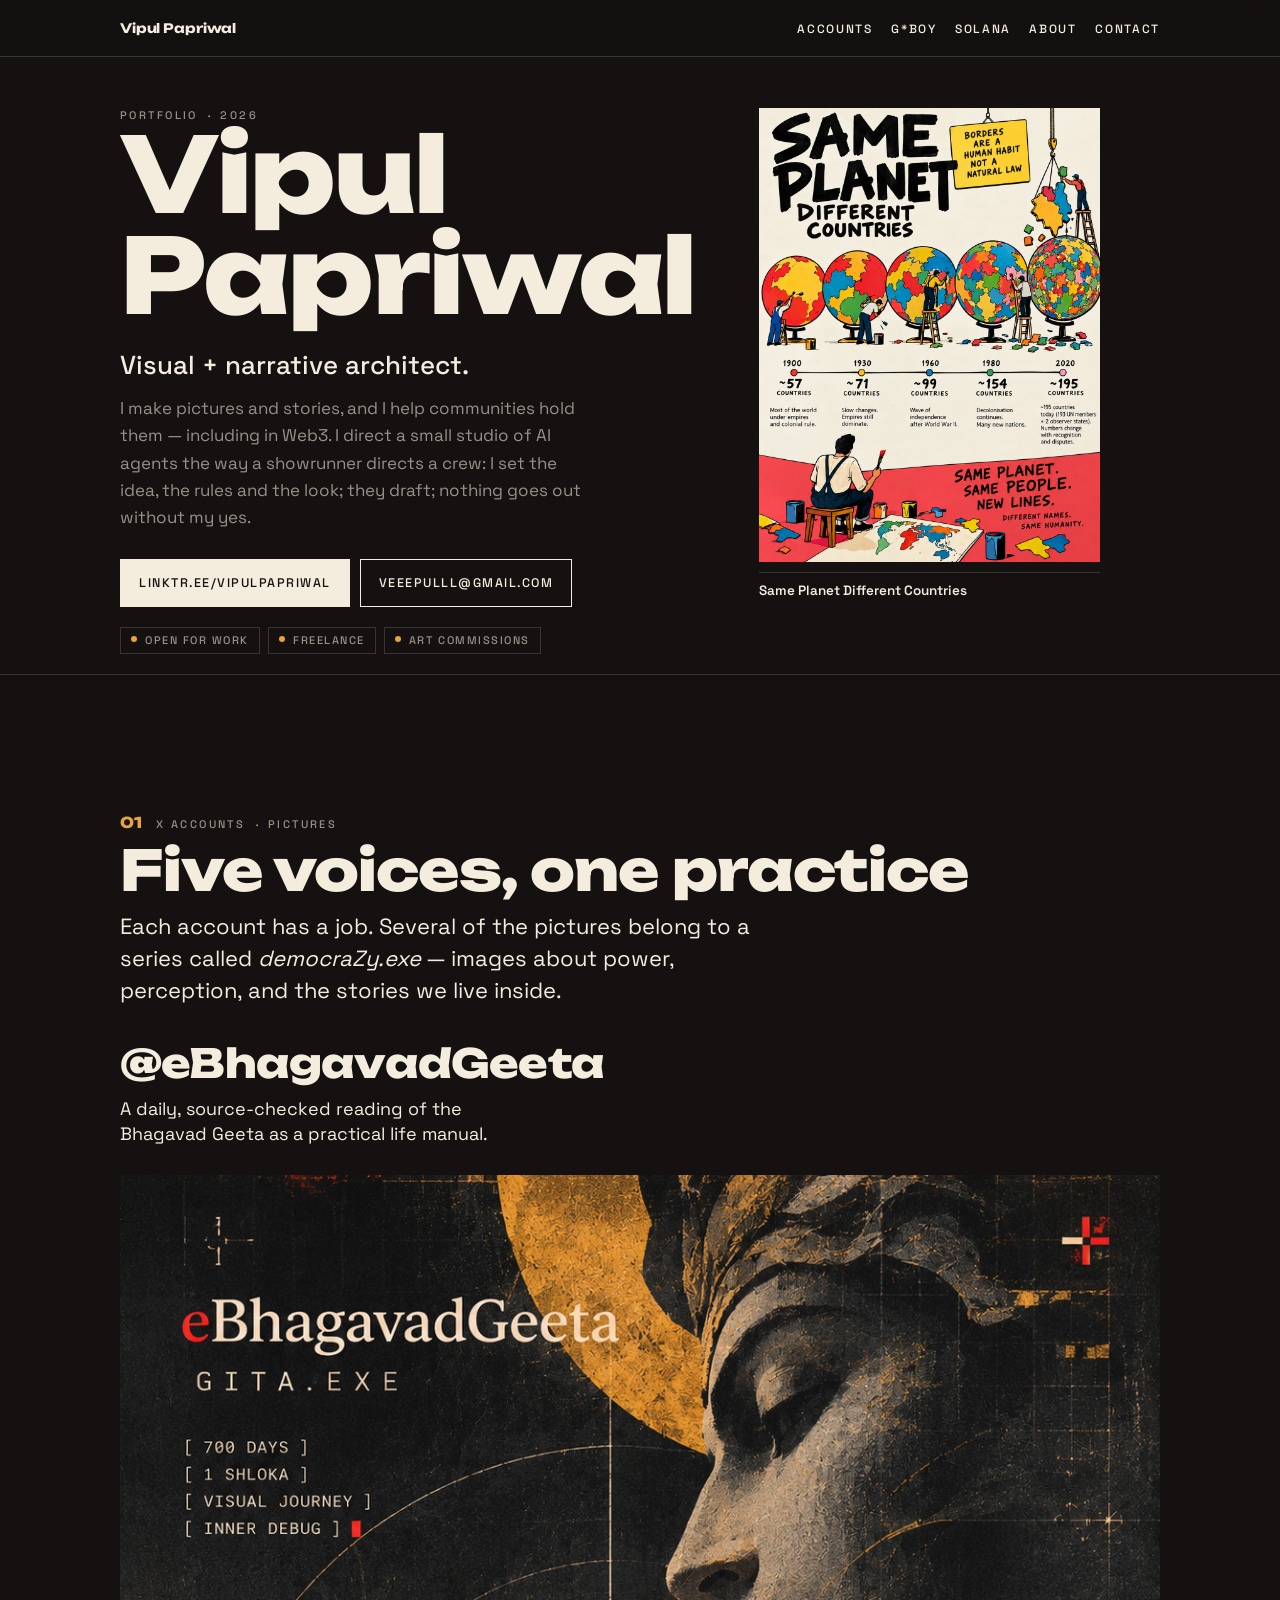
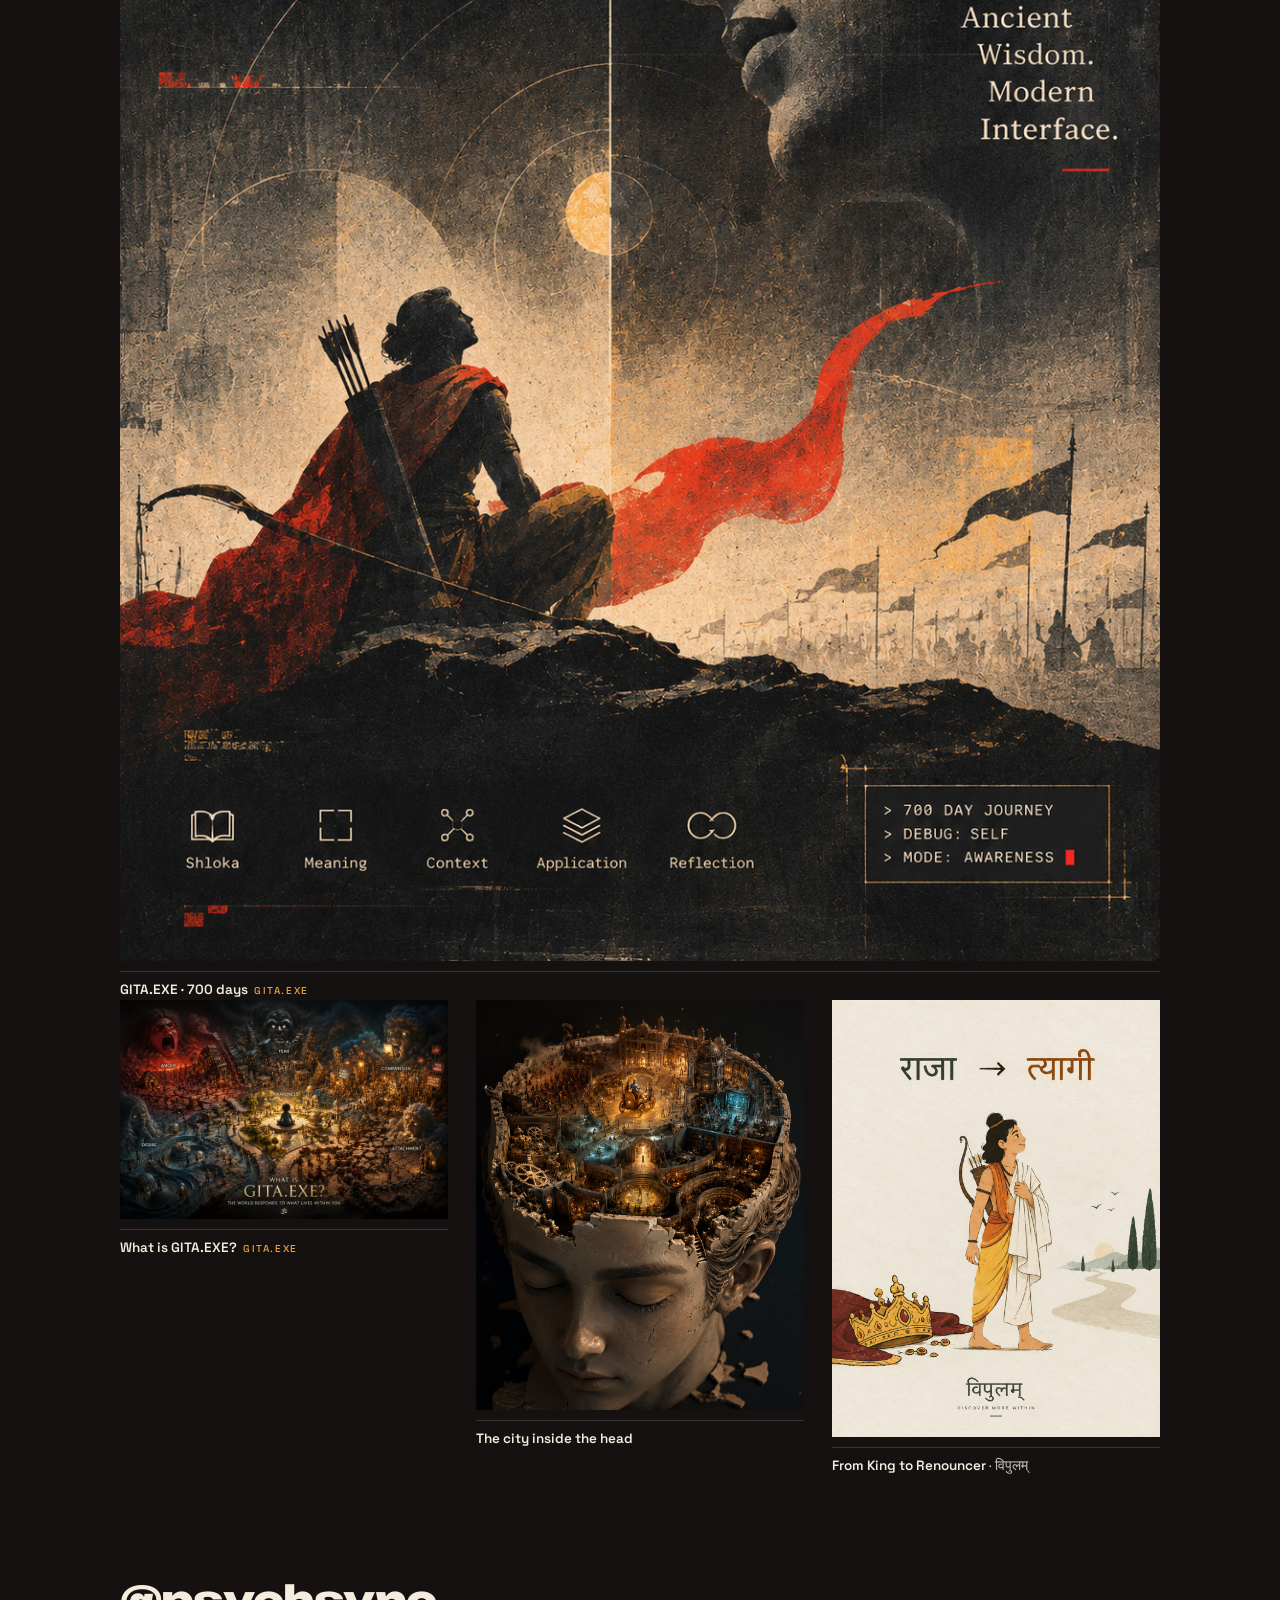
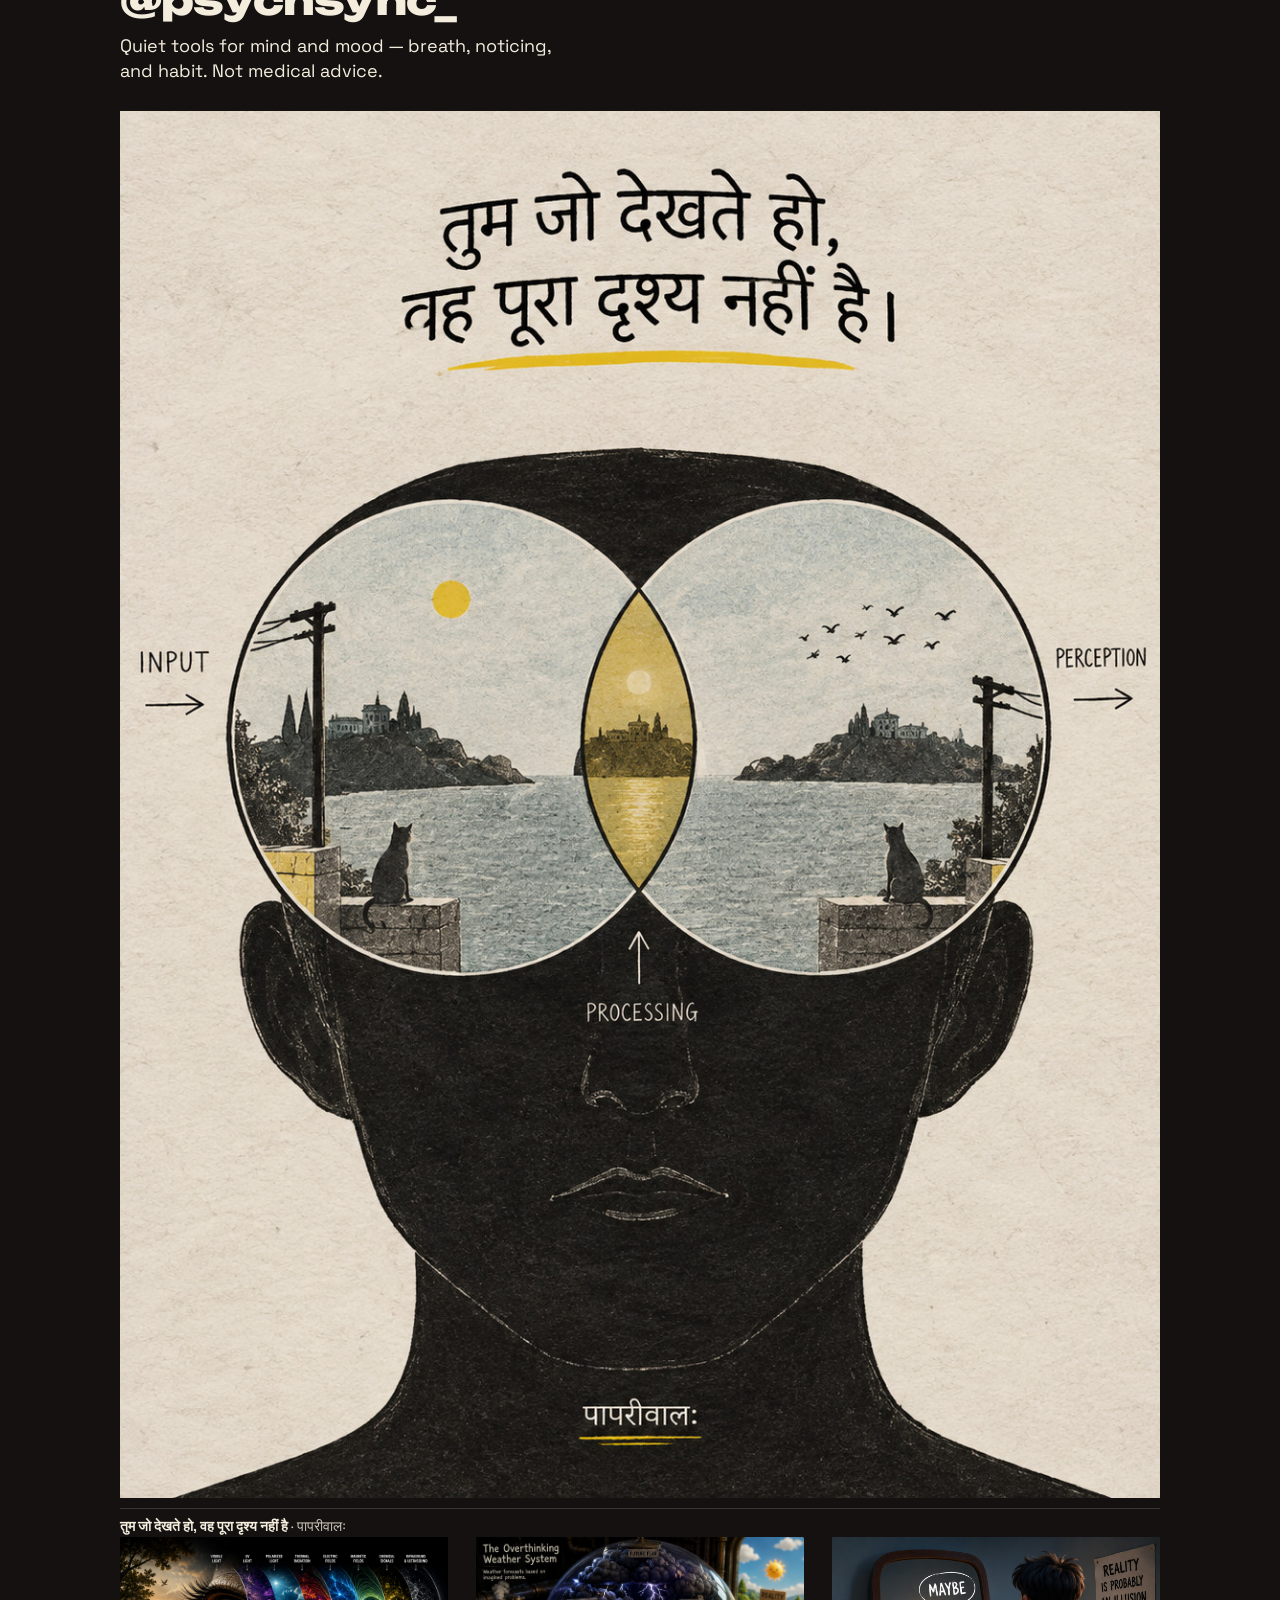
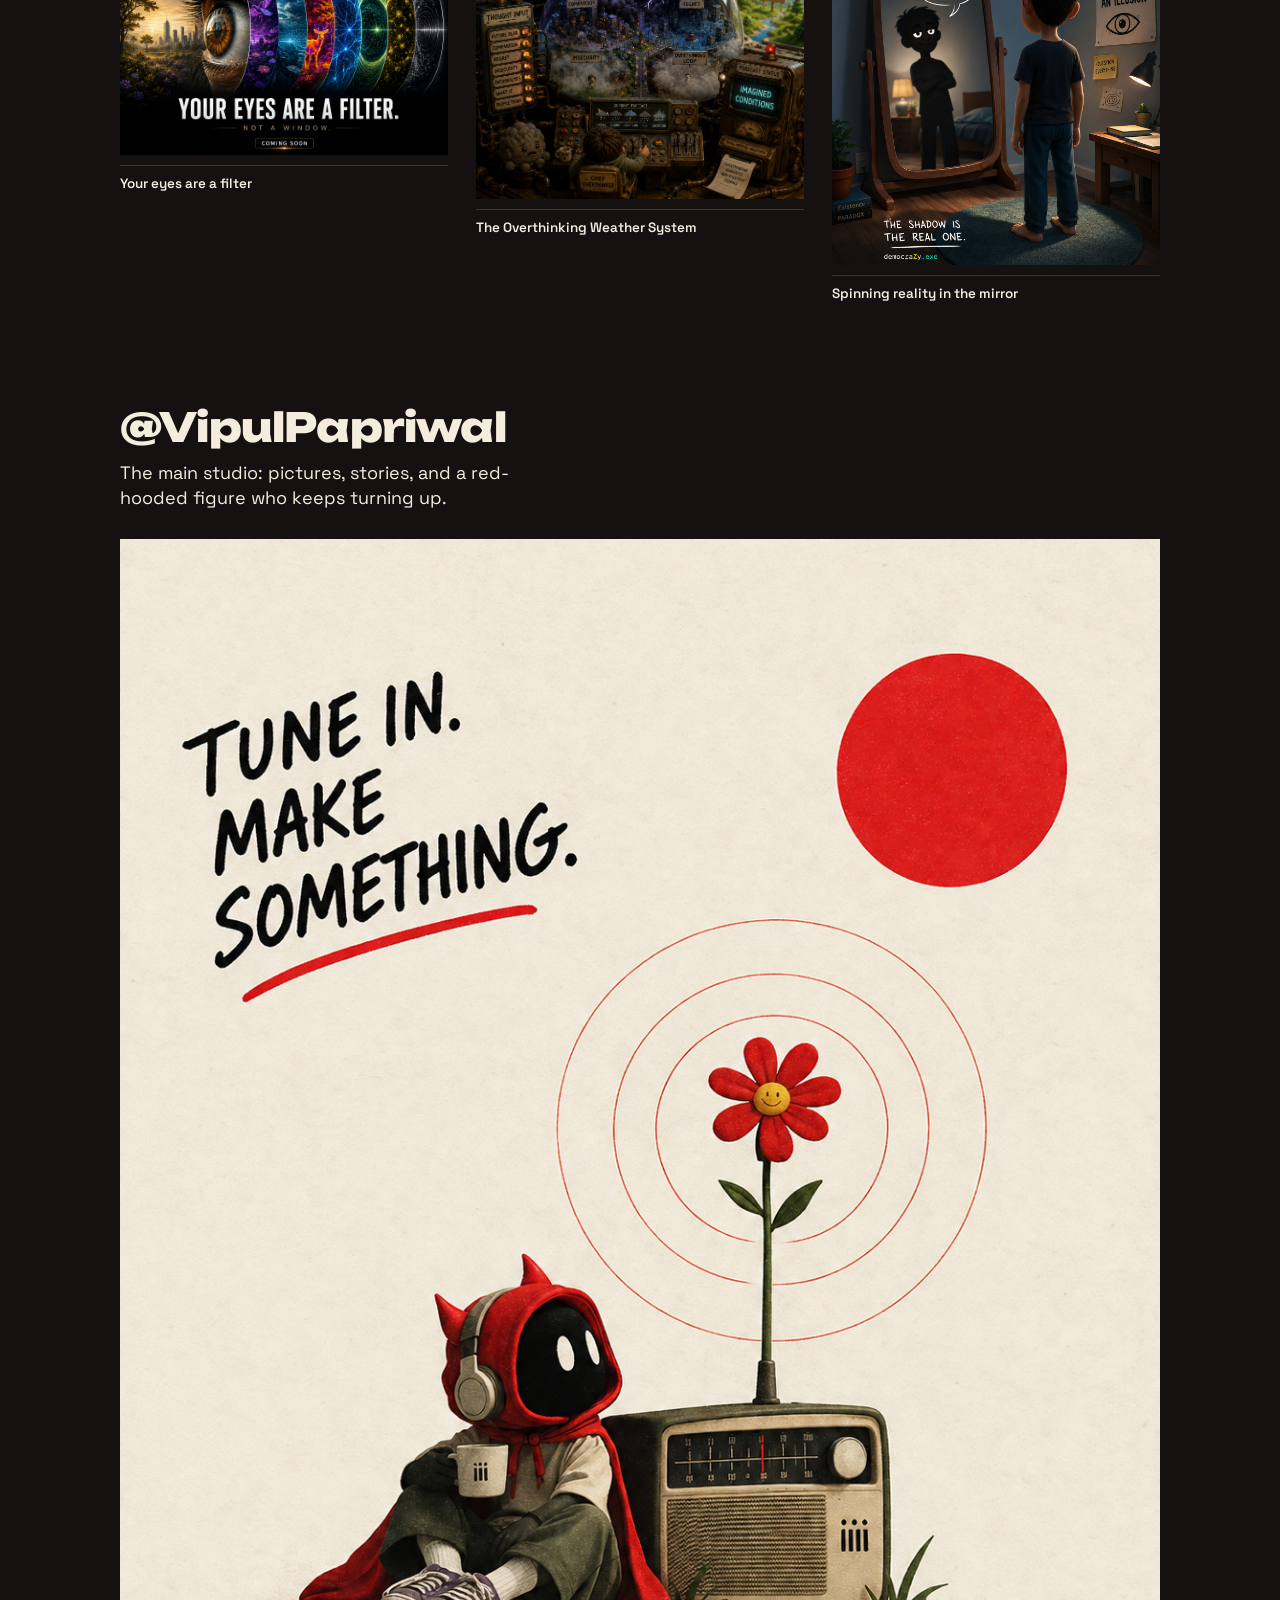
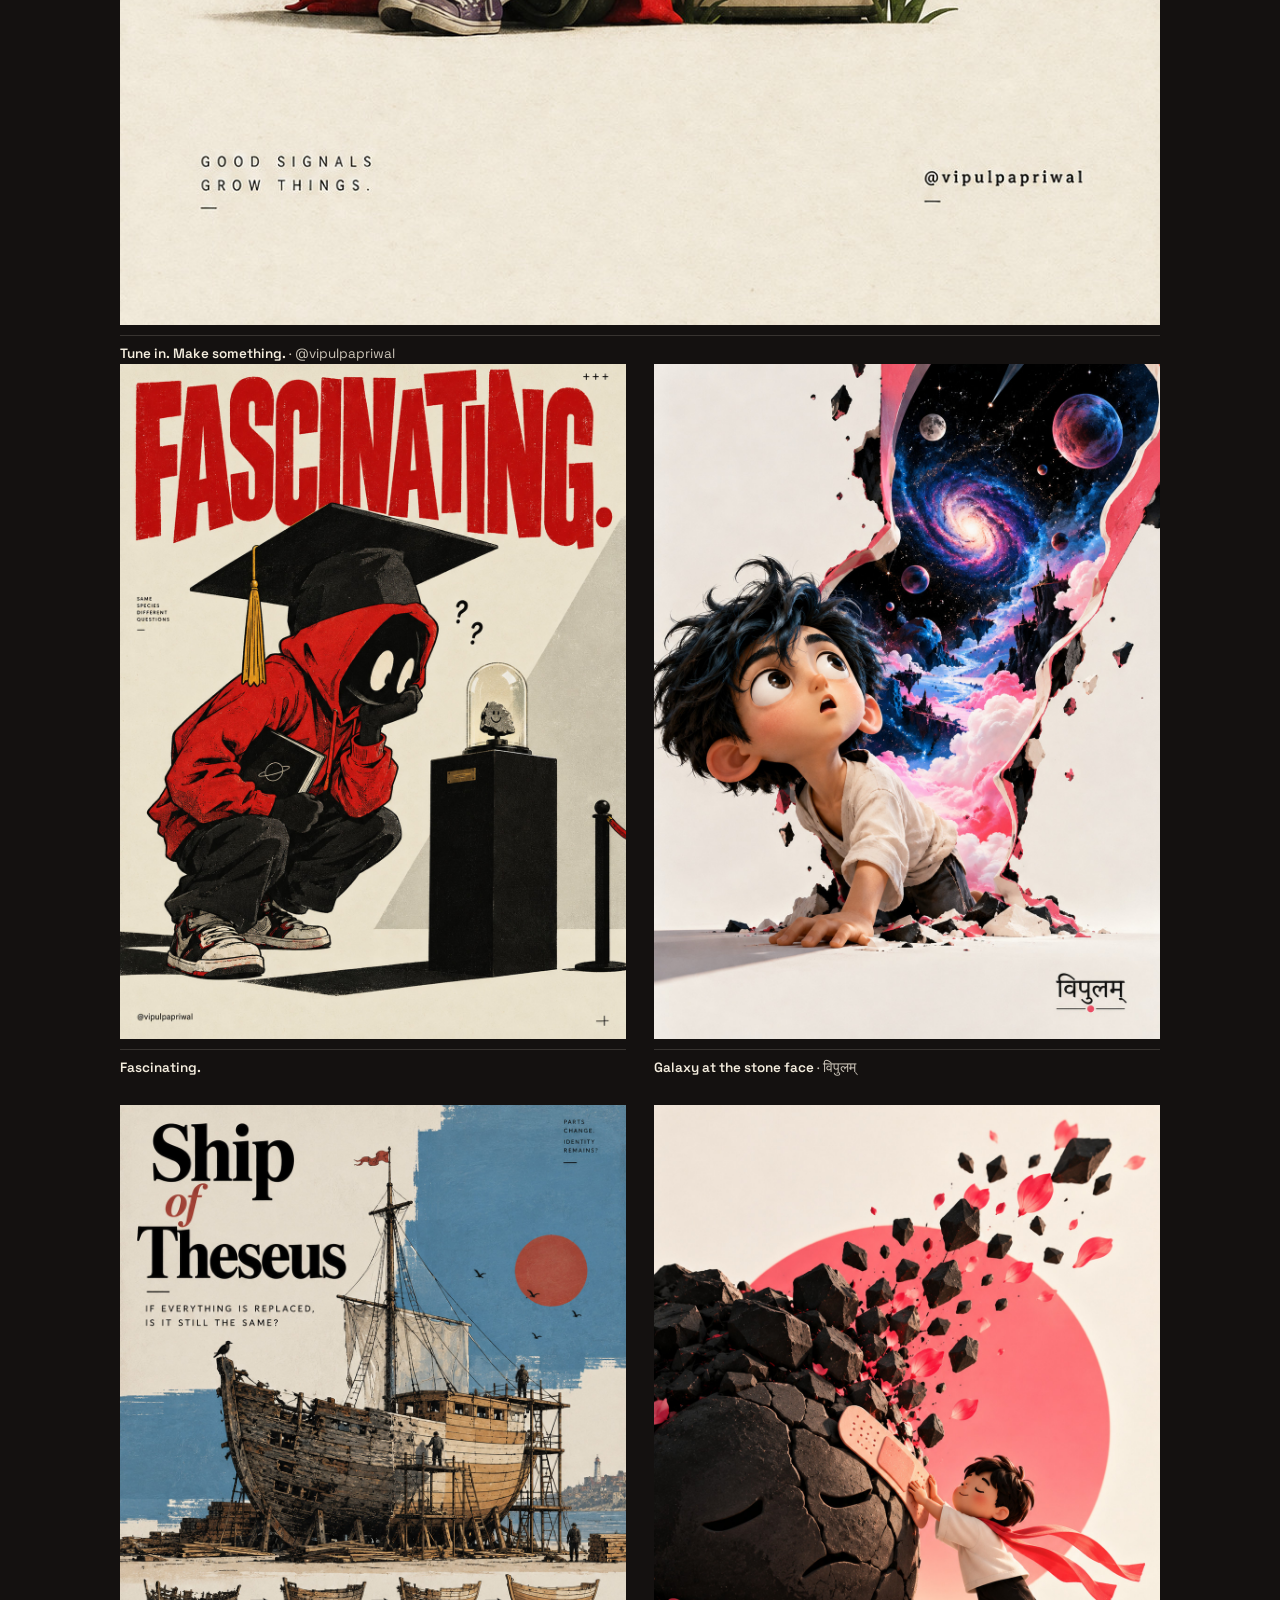
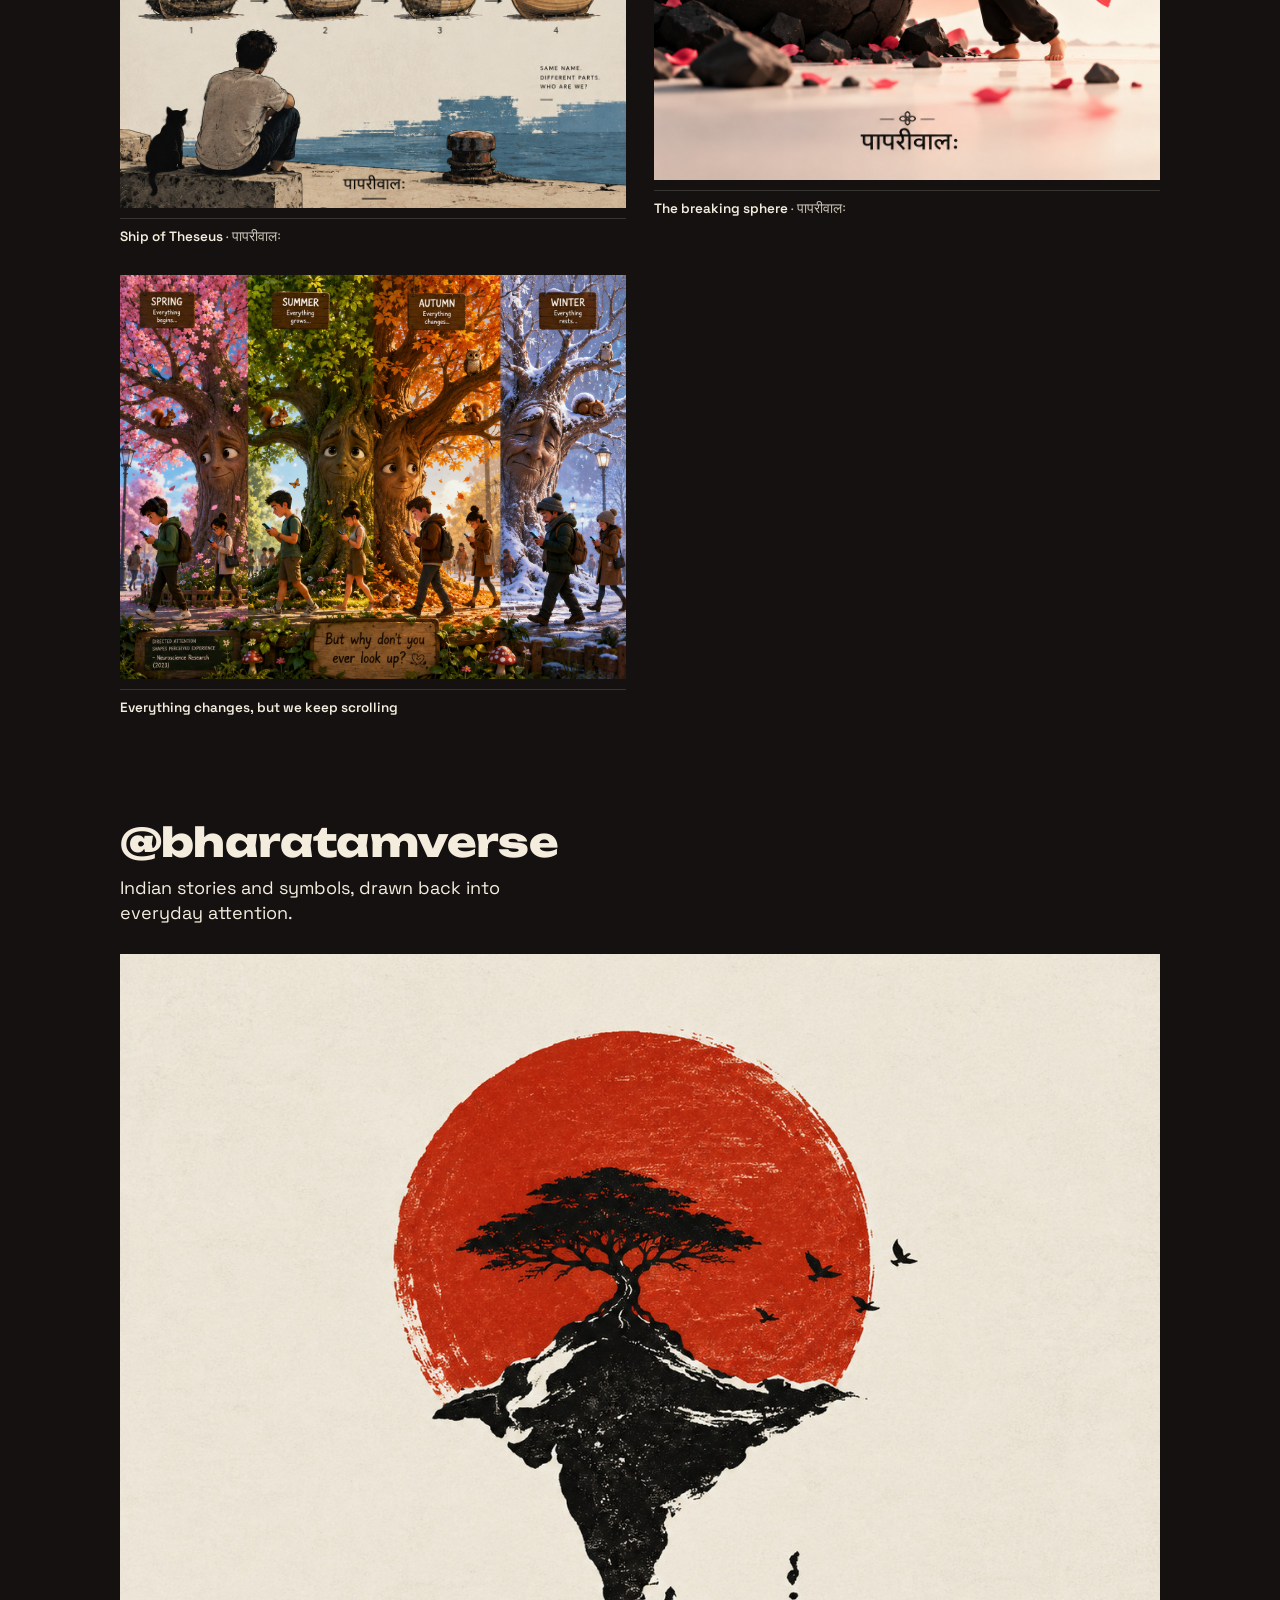
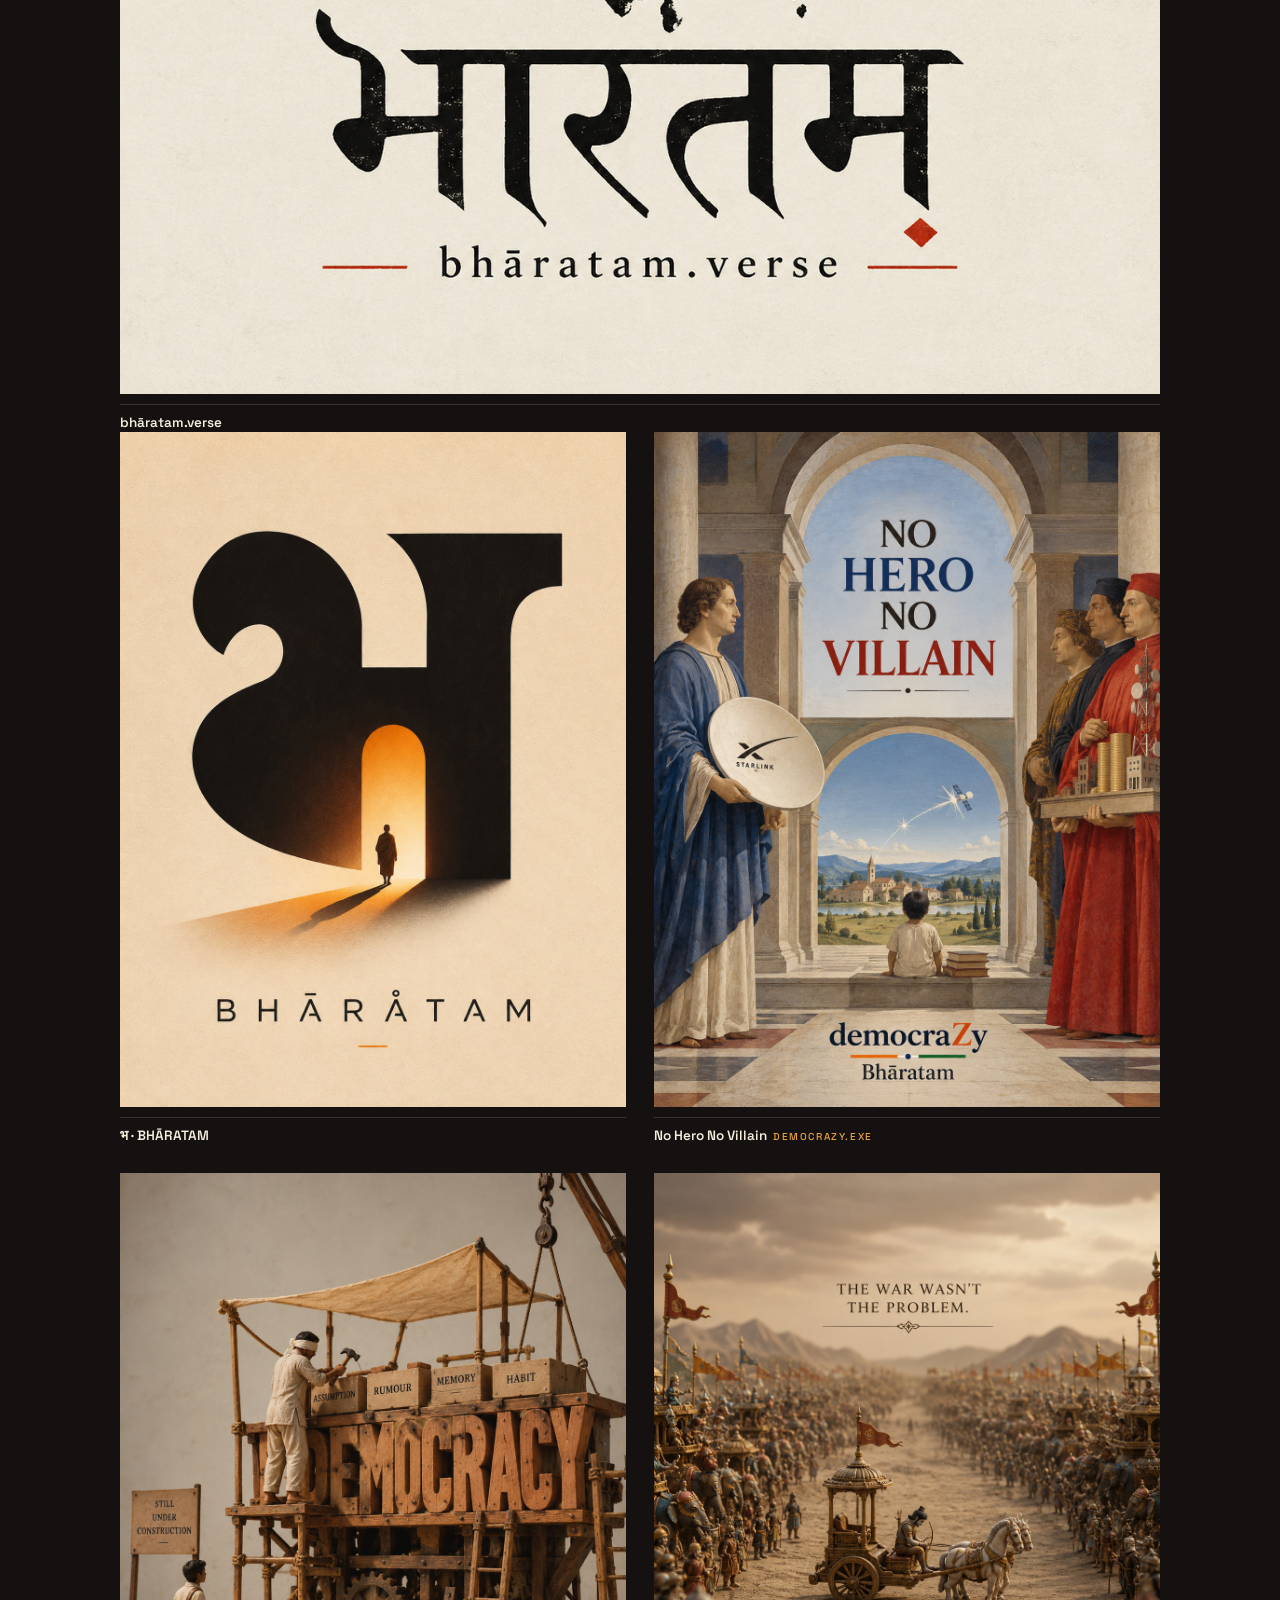
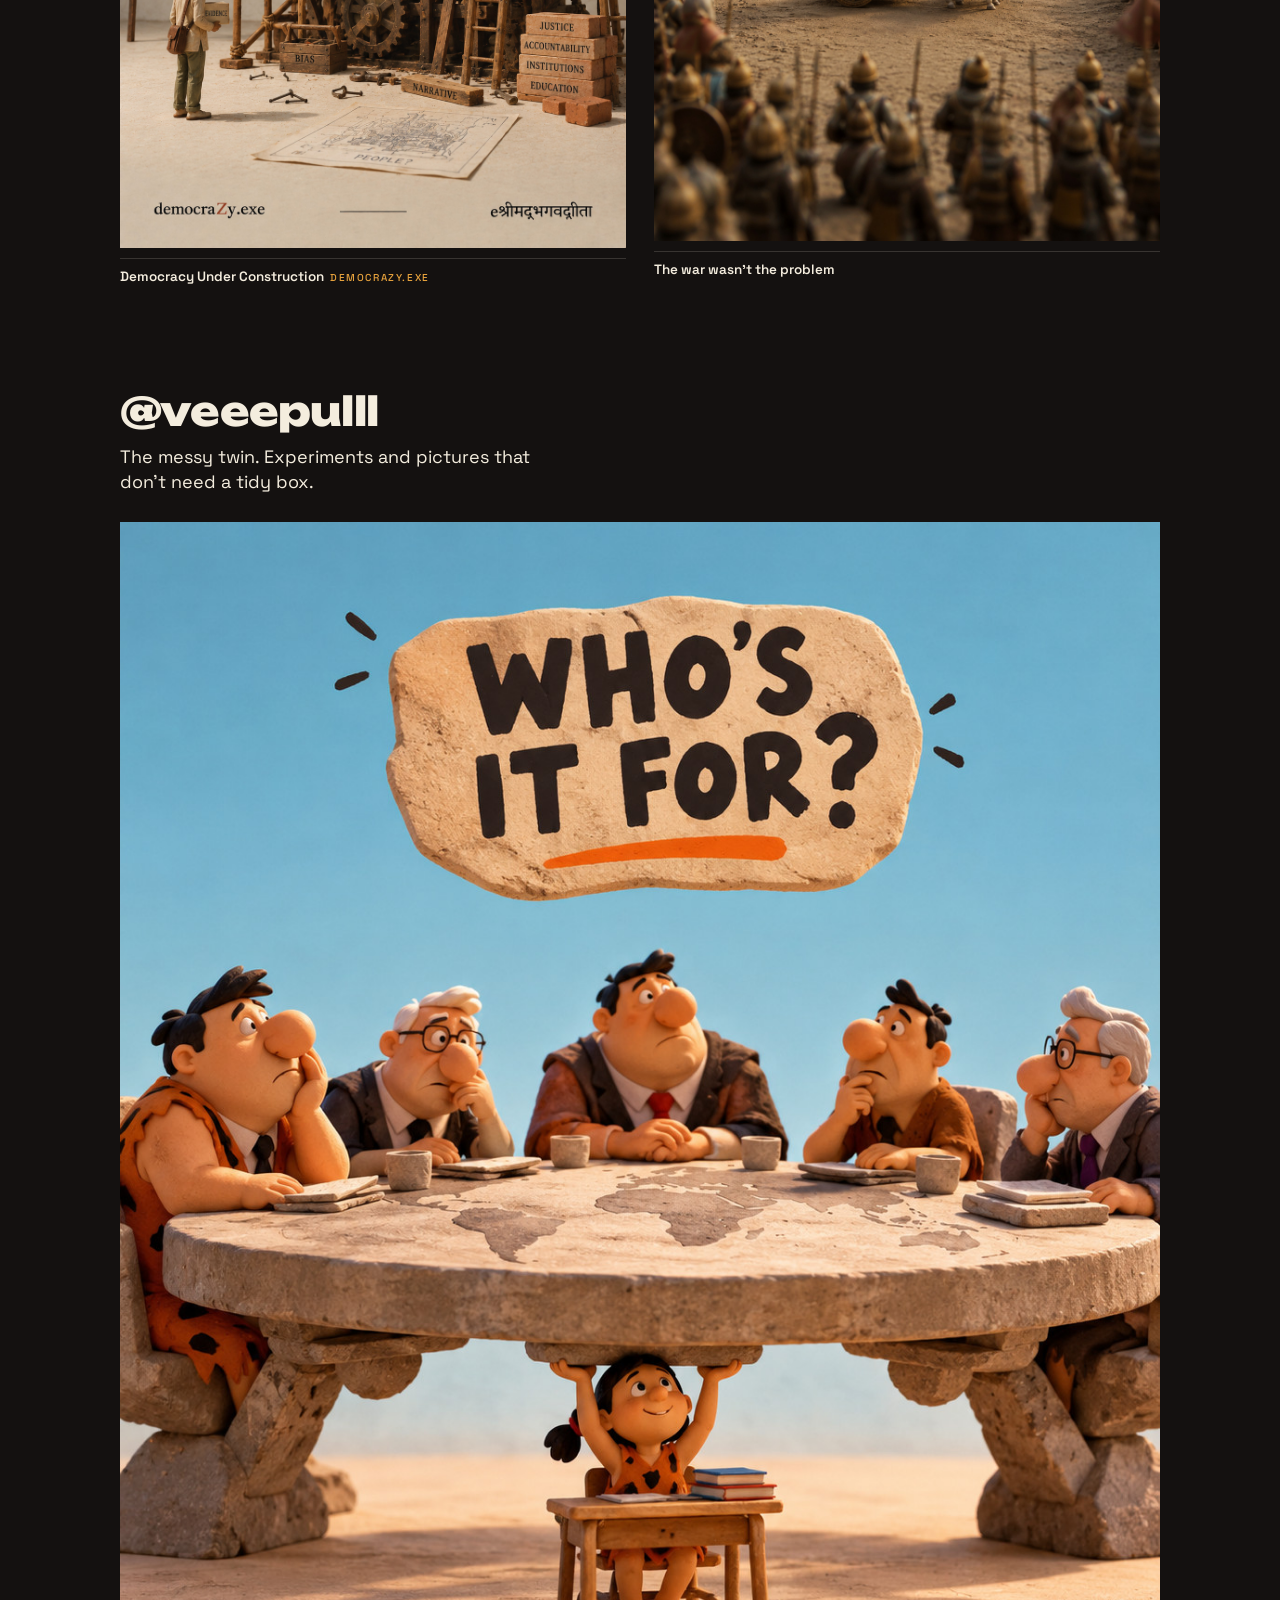
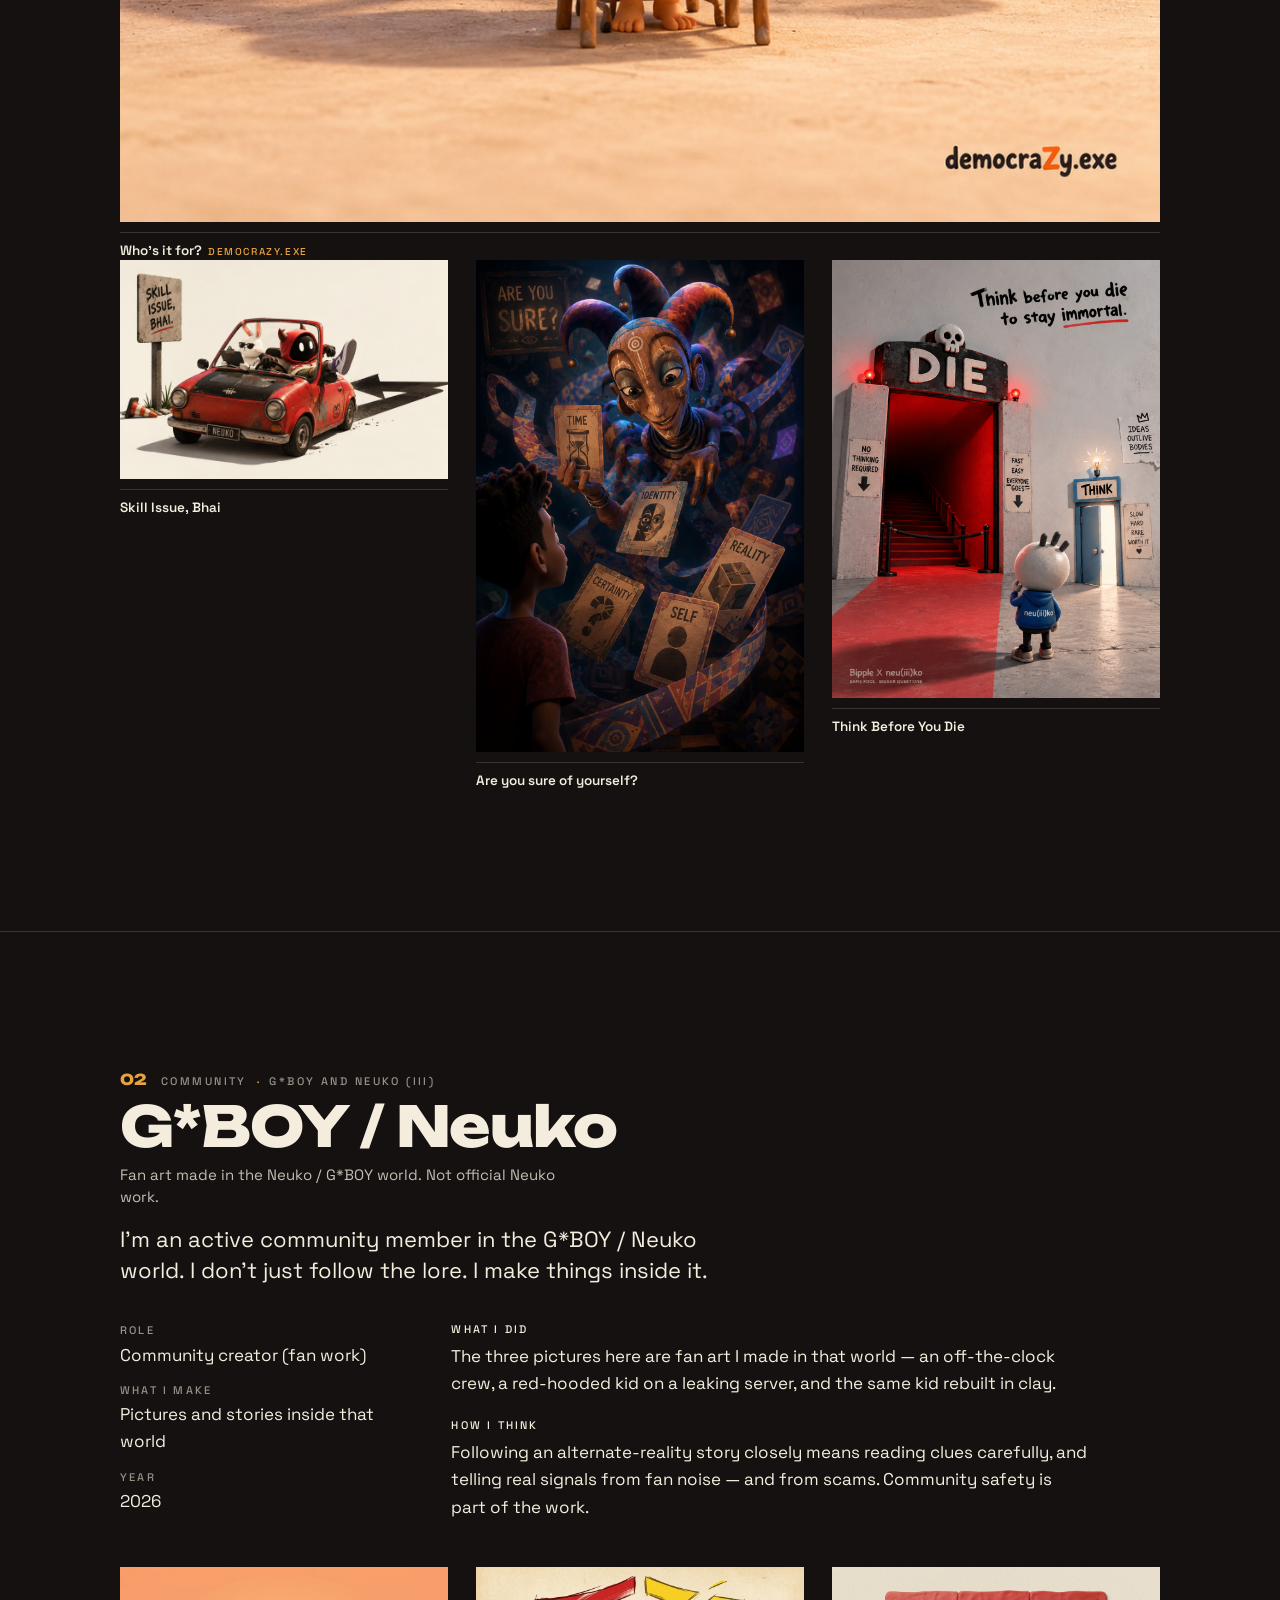
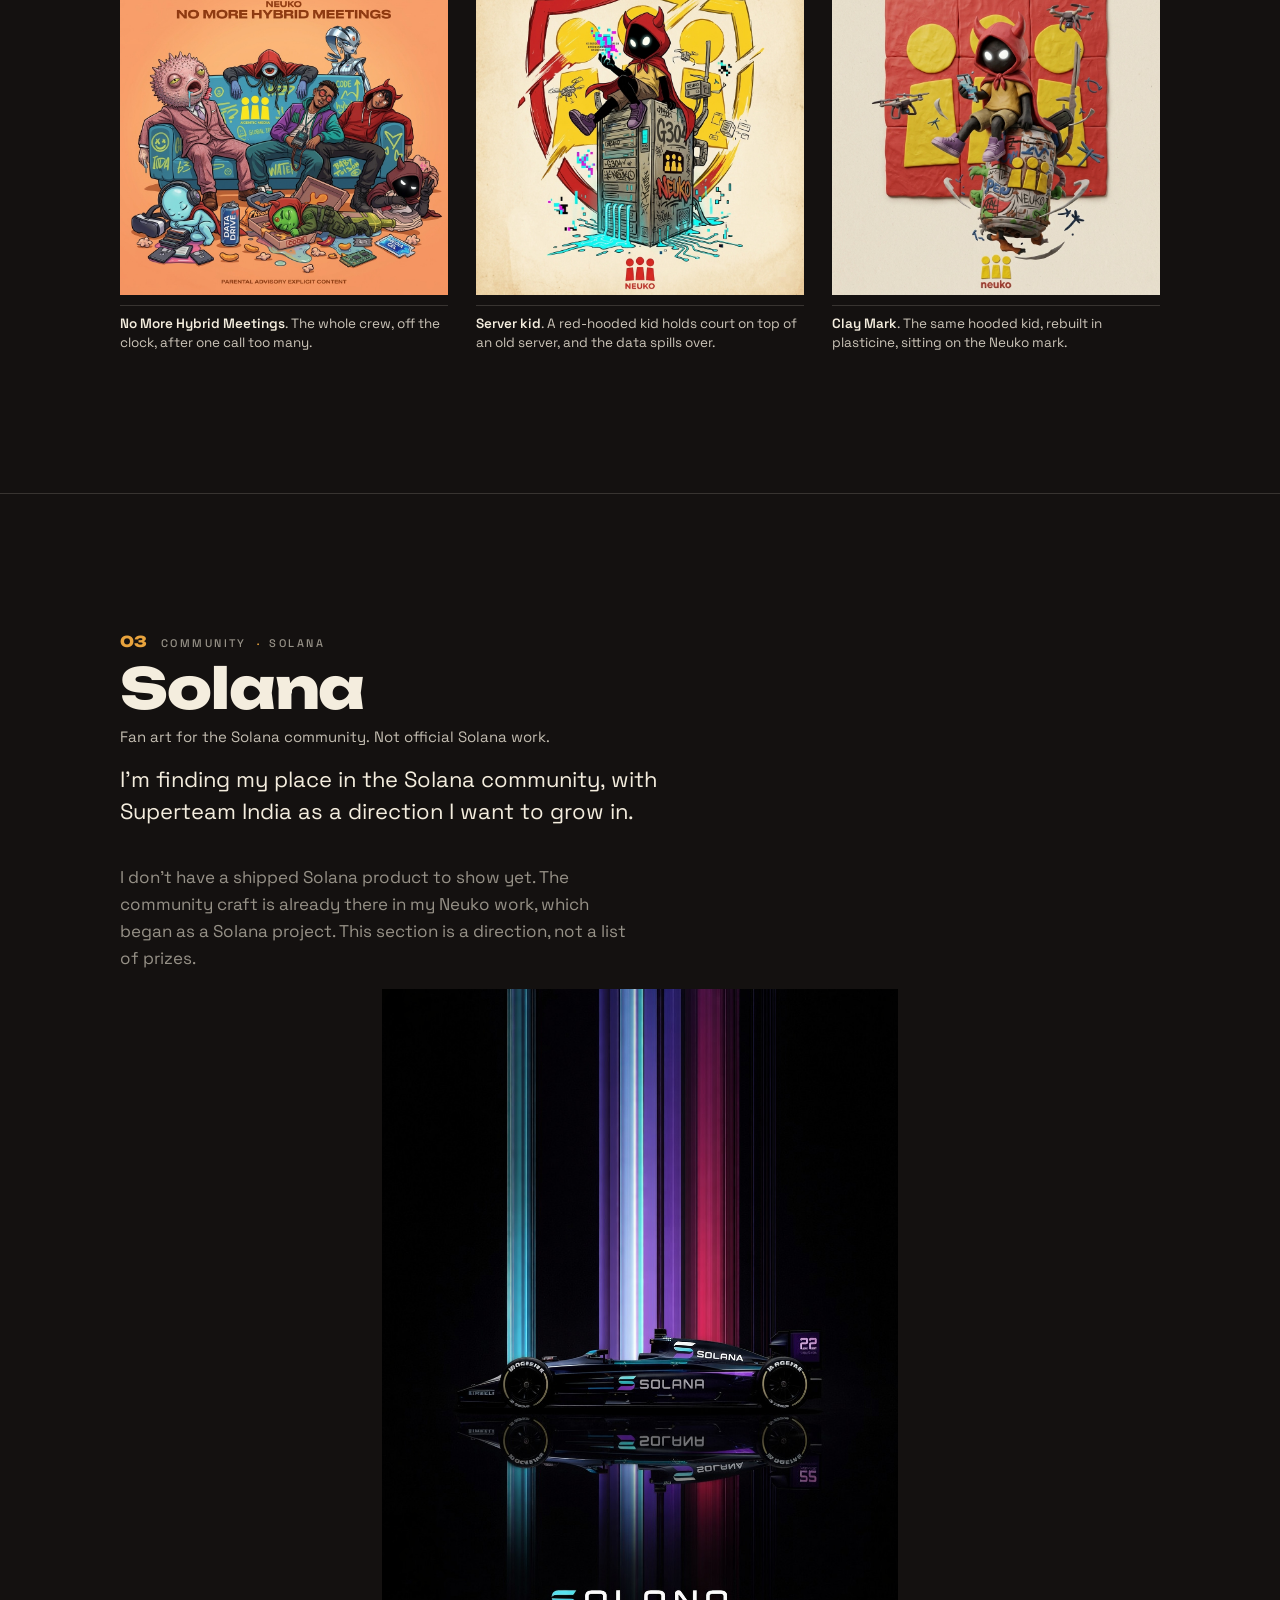
<file: index.html>
<!doctype html>
<html lang="en">
<head>
<meta charset="utf-8">
<meta name="viewport" content="width=device-width,initial-scale=1">
<title>Vipul Papriwal · Visual + narrative architect</title>
<meta name="description" content="Vipul Papriwal. Artist and visual + narrative architect. Pictures, stories, and community systems, including Web3. Open for work.">
<link rel="icon" href="/favicon.ico" sizes="any">
<link rel="icon" type="image/png" sizes="32x32" href="/favicon-32.png">
<link rel="apple-touch-icon" sizes="180x180" href="/apple-touch-icon-180.png">
<link rel="icon" type="image/png" sizes="512x512" href="/icon-512.png">
<meta property="og:type" content="website">
<meta property="og:url" content="https://vipulpapriwal.github.io/">
<meta property="og:title" content="Vipul Papriwal · Visual + narrative architect">
<meta property="og:description" content="Vipul Papriwal. Artist and visual + narrative architect. Pictures, stories, and community systems, including Web3. Open for work.">
<meta property="og:image" content="https://vipulpapriwal.github.io/og.jpg">
<meta property="og:image:type" content="image/jpeg">
<meta property="og:image:width" content="1200">
<meta property="og:image:height" content="630">
<meta property="og:image:alt" content="Vipul Papriwal, visual + narrative architect. Beside the name, a crop of the Same Planet poster: a painter on a stool with a map.">
<meta name="twitter:card" content="summary_large_image">
<meta name="twitter:title" content="Vipul Papriwal · Visual + narrative architect">
<meta name="twitter:description" content="Vipul Papriwal. Artist and visual + narrative architect. Pictures, stories, and community systems, including Web3. Open for work.">
<meta name="twitter:image" content="https://vipulpapriwal.github.io/og.jpg">
<meta name="twitter:image:alt" content="Vipul Papriwal, visual + narrative architect. Beside the name, a crop of the Same Planet poster: a painter on a stool with a map.">
<link rel="stylesheet" href="assets/style.css">
</head>
<body>
<a class="skip" href="#main">Skip to work</a>
<nav class="top" aria-label="Sections">
  <div class="wrap">
    <a class="name" href="#top">Vipul Papriwal</a>
    <ul>
      <li><a href="#accounts">Accounts</a></li>
      <li><a href="#gboy">G*BOY</a></li>
      <li><a href="#solana">Solana</a></li>
      <li><a href="#about">About</a></li>
      <li><a href="#contact">Contact</a></li>
    </ul>
  </div>
</nav>

<header class="hero" id="top">
  <div class="wrap hero-grid">
    <div class="hero-copy">
      <p class="label">Portfolio <span class="dot">·</span> 2026</p>
      <h1>Vipul<br>Papriwal</h1>
      <p class="role">Visual + narrative architect.</p>
      <p class="bio">I make pictures and stories, and I help communities hold them — including in Web3. I direct a small studio of AI agents the way a showrunner directs a crew: I set the idea, the rules and the look; they draft; nothing goes out without my yes.</p>
      <div class="hero-cta">
        <a class="btn solid" href="https://linktr.ee/vipulpapriwal">linktr.ee/vipulpapriwal</a>
        <a class="btn" href="mailto:veeepulll@gmail.com">veeepulll@gmail.com</a>
      </div>
      <ul class="chips" aria-label="Availability">
        <li>Open for work</li>
        <li>Freelance</li>
        <li>Art commissions</li>
      </ul>
    </div>
    <figure class="hero-art fade"><img src="assets/art/01.jpg" alt="A timeline of five painted globes from 1900 to 2020, gaining more country-coloured patches as the decades pass. Below, a figure sits on a stool and paints a world map. A sign reads: Borders are a human habit, not a natural law. The line at the bottom: Same planet. Same people. New lines."><figcaption class="cap"><b>Same Planet Different Countries</b></figcaption></figure>
  </div>
</header>

<main id="main">
<section class="s" id="accounts">
  <div class="wrap">
    <div class="s-head"><span class="n">01</span><p class="label">X accounts <span class="dot">·</span> pictures</p></div>
    <h2>Five voices, one practice</h2>
    <p class="lede">Each account has a job. Several of the pictures belong to a series called <i>democraZy.exe</i> — images about power, perception, and the stories we live inside.</p>
    <div class="accounts">
      
<article class="account" id="ebg">
  <a class="handle" href="https://x.com/eBhagavadGeeta">@eBhagavadGeeta</a>
  <p class="purpose">A daily, source-checked reading of the Bhagavad Geeta as a practical life manual.</p>
  <figure class="fade lead"><img src="assets/art/13.jpg" alt="An eBhagavadGeeta teaser for GITA.EXE: a seated archer in a red cloak looks up at a monumental stone profile. Lines on the poster: 700 days, 1 shloka, visual journey, inner debug, and Ancient Wisdom. Modern Interface." loading="lazy"><figcaption class="cap"><b>GITA.EXE · 700 days</b><span class="tag">GITA.EXE</span></figcaption></figure>
  <div class="g-fig cols-3"><figure class="fade"><img src="assets/art/15.jpg" alt="A wide city of inner life: Anger, Desire, Fear, Comparison and Attachment press in from the edges, while a small figure sits in Awareness at the centre. Title: What is GITA.EXE? Subtitle: The world responds to what lives within you." loading="lazy"><figcaption class="cap"><b>What is GITA.EXE?</b><span class="tag">GITA.EXE</span></figcaption></figure><figure class="fade"><img src="assets/art/12.jpg" alt="A classical human head opened in cross-section to reveal a miniature city held quietly inside thought." loading="lazy"><figcaption class="cap"><b>The city inside the head</b></figcaption></figure><figure class="fade"><img src="assets/art/24.jpg" alt="A standing figure walks away from a fallen crown, under the Hindi line राजा → त्यागी. Signed विपुलम्." loading="lazy"><figcaption class="cap"><b>From King to Renouncer</b> · विपुलम्</figcaption></figure></div>
  
</article>

<article class="account" id="psych">
  <a class="handle" href="https://x.com/psychsync_">@psychsync_</a>
  <p class="purpose">Quiet tools for mind and mood — breath, noticing, and habit. Not medical advice.</p>
  <figure class="fade lead"><img src="assets/art/07.jpg" alt="A head drawn as a study in perception. Two circular eyes show almost the same seashore, labelled Input and Perception, with Processing in the overlap. The Hindi line: you are not seeing the whole scene. Signed पापरीवालः." loading="lazy"><figcaption class="cap" class="hindi"><b>तुम जो देखते हो, वह पूरा दृश्य नहीं है</b> · पापरीवालः</figcaption></figure>
  <div class="g-fig cols-3"><figure class="fade"><img src="assets/art/14.jpg" alt="A cinematic eye opening into bands of visible light, ultraviolet, polarised light, heat, electric and magnetic fields, chemical signals and infrasound. The line: Your eyes are a filter. Not a window." loading="lazy"><figcaption class="cap"><b>Your eyes are a filter</b></figcaption></figure><figure class="fade"><img src="assets/art/06.jpg" alt="A child labelled Chief Overthinker sits at a brass console, watching a glass globe of storms named Future Fear, Comparison, Regret, Insecurity and Overthinking Loop, while a sunny window marked Reality sits ignored to the side. Subtitle: Weather forecasts based on imagined problems." loading="lazy"><figcaption class="cap"><b>The Overthinking Weather System</b></figcaption></figure><figure class="fade"><img src="assets/art/19.jpg" alt="A boy in a bedroom looks into a tall mirror and meets a dark, wide-eyed shadow-self. Notes on the wall ask whether the shadow is the real one." loading="lazy"><figcaption class="cap"><b>Spinning reality in the mirror</b></figcaption></figure></div>
  
</article>

<article class="account" id="main">
  <a class="handle" href="https://x.com/VipulPapriwal">@VipulPapriwal</a>
  <p class="purpose">The main studio: pictures, stories, and a red-hooded figure who keeps turning up.</p>
  <figure class="fade lead"><img src="assets/art/10.jpg" alt="A red-hooded figure with headphones, a mug and an old radio, from which a smiling flower grows. The line: Tune in. Make something. Credit: @vipulpapriwal." loading="lazy"><figcaption class="cap"><b>Tune in. Make something.</b> · @vipulpapriwal</figcaption></figure>
  <div class="g-fig cols-2"><figure class="fade"><img src="assets/art/05.jpg" alt="A red-hooded graduate sits on the steps of a museum, looking at a glass case, under the word FASCINATING." loading="lazy"><figcaption class="cap"><b>Fascinating.</b></figcaption></figure><figure class="fade"><img src="assets/art/11.jpg" alt="A boy reaching toward, or shouting, a swirling galaxy. Signed विपुलम्." loading="lazy"><figcaption class="cap"><b>Galaxy at the stone face</b> · विपुलम्</figcaption></figure><figure class="fade"><img src="assets/art/09.jpg" alt="A poster on the Ship of Theseus: a wooden vessel rebuilt piece by piece on a shore, asking whether it is still the same. Signed पापरीवालः." loading="lazy"><figcaption class="cap"><b>Ship of Theseus</b> · पापरीवालः</figcaption></figure><figure class="fade"><img src="assets/art/18.jpg" alt="A small figure in a red cape stands before a black sphere that is breaking apart against a red sun. Signed पापरीवालः." loading="lazy"><figcaption class="cap"><b>The breaking sphere</b> · पापरीवालः</figcaption></figure><figure class="fade"><img src="assets/art/17.jpg" alt="A street of walking figures moves through a tree that turns from spring to autumn in one frame, phones in hand, under the line: Everything changes, but we keep scrolling." loading="lazy"><figcaption class="cap"><b>Everything changes, but we keep scrolling</b></figcaption></figure></div>
  
</article>

<article class="account" id="bharatam">
  <a class="handle" href="https://x.com/bharatamverse">@bharatamverse</a>
  <p class="purpose">Indian stories and symbols, drawn back into everyday attention.</p>
  <figure class="fade lead"><img src="assets/art/02.jpg" alt="A red sun rising behind a solitary tree, its roots forming the outline of India, with the wordmark भारतम् and bhāratam.verse underneath." loading="lazy"><figcaption class="cap"><b>bhāratam.verse</b></figcaption></figure>
  <div class="g-fig cols-2"><figure class="fade"><img src="assets/art/08.jpg" alt="A tall typographic poster: the Devanagari letter भ in heavy black, a small figure standing at its foot, and the word BHĀRATAM beneath." loading="lazy"><figcaption class="cap"><b>भ · BHĀRATAM</b></figcaption></figure><figure class="fade"><img src="assets/art/04.jpg" alt="A Renaissance-style gathering under a pale sky, painted for democraZy Bhāratam. Title: No Hero No Villain." loading="lazy"><figcaption class="cap"><b>No Hero No Villain</b><span class="tag">democraZy.exe</span></figcaption></figure><figure class="fade"><img src="assets/art/16.jpg" alt="A rickety wooden scaffold in a dusty street spells DEMOCRACY, with a small figure standing before it as if the word were still being built. From democraZy.exe." loading="lazy"><figcaption class="cap"><b>Democracy Under Construction</b><span class="tag">democraZy.exe</span></figcaption></figure><figure class="fade"><img src="assets/art/28.jpg" alt="A vast historical battlefield seen from a chariot, with the line: The war wasn’t the problem." loading="lazy"><figcaption class="cap"><b>The war wasn’t the problem</b></figcaption></figure></div>
  
</article>

<article class="account" id="vee">
  <a class="handle" href="https://x.com/veeepulll">@veeepulll</a>
  <p class="purpose">The messy twin. Experiments and pictures that don’t need a tidy box.</p>
  <figure class="fade lead"><img src="assets/art/03.jpg" alt="A stone-age council at a stone table, modelled as if to decide together, with the line Who’s it for? From the series democraZy.exe." loading="lazy"><figcaption class="cap"><b>Who’s it for?</b><span class="tag">democraZy.exe</span></figcaption></figure>
  <div class="g-fig cols-3"><figure class="fade"><img src="assets/art/25.jpg" alt="A tiny red car packed with a red-hooded driver and a crew of cats, under the line Skill Issue, Bhai." loading="lazy"><figcaption class="cap"><b>Skill Issue, Bhai</b></figcaption></figure><figure class="fade"><img src="assets/art/26.jpg" alt="A painted jester holds a spread of cards labelled with doubts and poses, under the question: Are you sure of yourself?" loading="lazy"><figcaption class="cap"><b>Are you sure of yourself?</b></figcaption></figure><figure class="fade"><img src="assets/art/27.jpg" alt="A small figure stands before a red neon gate that reads DIE, with the line: Think before you die to stay immortal." loading="lazy"><figcaption class="cap"><b>Think Before You Die</b></figcaption></figure></div>
  
</article>
    </div>
  </div>
</section>

<section class="s" id="gboy">
  <div class="wrap">
    <div class="s-head"><span class="n">02</span><p class="label">Community <span class="dot">·</span> G*BOY and Neuko (iii)</p></div>
    <h2>G*BOY / Neuko</h2>
    <p class="disclaimer">Fan art made in the Neuko / G*BOY world. Not official Neuko work.</p>
    <p class="lede">I’m an active community member in the G*BOY / Neuko world. I don’t just follow the lore. I make things inside it.</p>
    <div class="split">
      <dl class="meta">
        <div><dt>Role</dt><dd>Community creator (fan work)</dd></div>
        <div><dt>What I make</dt><dd>Pictures and stories inside that world</dd></div>
        <div><dt>Year</dt><dd>2026</dd></div>
      </dl>
      <div class="story">
        <h3>What I did</h3>
        <p>The three pictures here are fan art I made in that world — an off-the-clock crew, a red-hooded kid on a leaking server, and the same kid rebuilt in clay.</p>
        <h3>How I think</h3>
        <p>Following an alternate-reality story closely means reading clues carefully, and telling real signals from fan noise — and from scams. Community safety is part of the work.</p>
      </div>
    </div>
    <div class="g-fig cols-3"><figure class="fade"><img src="assets/art/20.jpg" alt="Illustrated ensemble of cartoon characters slumped on a graffiti-covered teal couch against an orange background: a pufferfish in a pink suit, a hooded one-eyed figure, a chrome android, a sleeping alien in headphones and others, surrounded by pizza boxes, snacks and floppy disks. Title text reads “Neuko — No More Hybrid Meetings”." loading="lazy"><figcaption class="cap"><b>No More Hybrid Meetings</b>. The whole crew, off the clock, after one call too many.</figcaption></figure>
<figure class="fade"><img src="assets/art/21.jpg" alt="Ink-and-wash illustration of a small red-hooded figure with glowing eyes and devil horns sitting on a graffiti-tagged grey server, with pixel glitches, drones and dripping cyan circuitry, in front of a red and yellow Neuko emblem." loading="lazy"><figcaption class="cap"><b>Server kid</b>. A red-hooded kid holds court on top of an old server, and the data spills over.</figcaption></figure>
<figure class="fade"><img src="assets/art/22.jpg" alt="Clay-style 3D render of a red-hooded figure with glowing eyes holding a phone, seated on a doodled cylinder in front of a red and yellow tiled Neuko logo, with toy drones and dragonflies around it." loading="lazy"><figcaption class="cap"><b>Clay Mark</b>. The same hooded kid, rebuilt in plasticine, sitting on the Neuko mark.</figcaption></figure></div>
  </div>
</section>

<section class="s" id="solana">
  <div class="wrap">
    <div class="s-head"><span class="n">03</span><p class="label">Community <span class="dot">·</span> Solana</p></div>
    <h2>Solana</h2>
    <p class="disclaimer">Fan art for the Solana community. Not official Solana work.</p>
    <p class="lede">I’m finding my place in the Solana community, with Superteam India as a direction I want to grow in.</p>
    <p class="muted" style="max-width:46ch">I don’t have a shipped Solana product to show yet. The community craft is already there in my Neuko work, which began as a Solana project. This section is a direction, not a list of prizes.</p>
    <figure class="fade lead"><img src="assets/art/29.jpg" alt="Side view of a Formula-style race car in teal, violet and black livery numbered 22, set against vertical teal, violet and pink light streaks and reflected on a glossy black floor, with the Solana wordmark below." loading="lazy"><figcaption class="cap"><b>Pit light</b>. A Solana-liveried car, side-on, in a wash of colour.</figcaption></figure><div class="g-fig cols-2"><figure class="fade"><img src="assets/art/30.jpg" alt="Overhead view of a dark race car numbered 22, Solana on the rear wing, surrounded by a pit crew in dark suits." loading="lazy"><figcaption class="cap"><b>Pit lane</b>. A top-down view of a crew around the car.</figcaption></figure><figure class="fade"><img src="assets/art/31.jpg" alt="A small red-caped figure with a black-and-white face rides a bicycle with a basket of sunflowers across a salt flat toward a rainbow-coloured sun, with a Solana mark in the sky." loading="lazy"><figcaption class="cap"><b>Sunset ride</b>. A small rider heads toward a low coloured sun.</figcaption></figure><figure class="fade"><img src="assets/art/32.jpg" alt="A cartoon traffic officer writes a ticket beside a speed board reading 3619, facing a visored figure in a Solana-marked suit." loading="lazy"><figcaption class="cap"><b>Your speed</b>. A roadside check.</figcaption></figure><figure class="fade"><img src="assets/art/33.jpg" alt="A terraced glass pavilion in cyan, purple and blue rises in a spiral over a river, with a city skyline beyond." loading="lazy"><figcaption class="cap"><b>Riverside pavilion</b>. A spiral glass house over the water.</figcaption></figure></div>
  </div>
</section>

<section class="s" id="about">
  <div class="wrap">
    <div class="s-head"><span class="n">04</span><p class="label">About <span class="dot">·</span> experience</p></div>
    <div class="about-grid" style="margin-top:18px">
      <div class="portrait-stack">
        <figure class="portrait">
          <img src="assets/img/portrait.jpg" alt="Vipul Papriwal in a denim jacket, standing in snow on a mountain trail">
        </figure>
        <figure class="portrait">
          <img src="assets/img/portrait_husky.jpg" alt="Vipul holding a husky outdoors">
        </figure>
      </div>
      <div>
        <h2>Hi, I’m Vipul.</h2>
        <p>I’m an artist who builds with AI agents. I spent the last stretch building my own creative practice and learning that craft hands-on. This site is what came out of it: community work, a set of public voices, and a lot of pictures.</p>
        <p class="label" style="margin:28px 0 8px">A value I keep</p>
        <p style="font:700 clamp(20px,3vw,28px)/1.2 Unbounded,sans-serif;margin:0">ahimsa · nobody hurts nobody.</p>
      </div>
    </div>
    <div class="exp-grid">
      <div>
        <p class="label">Experience</p>
        <ul class="timeline">
          <li><span class="when">Now</span><div><b>Independent artist and builder</b><p>Self-directed. I run a small AI-agent studio for art and publishing, the eBhagavadGeeta series, and community work in the G*BOY / Neuko world.</p></div></li>
          <li><span class="when">Learning</span><div><b>Projection mapping</b><p>Self-taught from a zero budget: one projector, one HDMI cable, free software (MapMap).</p></div></li>
        </ul>
      </div>
      <div>
        <p class="label">Skills</p>
        <ul class="skills">
          <li>Art direction</li><li>Visual + narrative design</li><li>Creative direction</li>
          <li>AI image and video</li><li>AI agent orchestration</li><li>Short-form video</li>
          <li>Typography · Latin + Devanagari</li><li>Copy and captions</li>
          <li>Content strategy</li><li>Community</li><li>Web3 community</li>
          <li>Worldbuilding</li><li>Customer experience</li>
        </ul>
      </div>
    </div>
  </div>
</section>
</main>

<section class="contact invert" id="contact">
  <div class="wrap">
    <p class="label">Contact</p>
    <h2>Work with me.</h2>
    <p class="lead">A role, a freelance project, or an art piece. Write to me, or start from my Linktree — every public door is there.</p>
    <a class="mail" href="mailto:veeepulll@gmail.com">veeepulll@gmail.com</a>
    <a class="lt" href="https://linktr.ee/vipulpapriwal">linktr.ee/vipulpapriwal</a>
    <ul class="links">
      <li><a href="https://x.com/VipulPapriwal">X · @VipulPapriwal</a></li>
      <li><a href="https://www.linkedin.com/in/vipulpapriwal">LinkedIn</a></li>
      <li><a href="https://farcaster.xyz/vipulpapriwal">Farcaster</a></li>
      <li><a href="https://instagram.com/vipulpapriwal">Instagram</a></li>
      <li><a href="Vipul_Papriwal_Portfolio.pdf">Portfolio PDF</a></li>
    </ul>
  </div>
</section>
<footer>
  <div class="wrap">
    <span>© 2026 Vipul Papriwal</span>
    <span>Community fan work is labelled. Neuko and G*BOY belong to their creators.</span>
  </div>
</footer>
<script>
(function(){
  var reduce=window.matchMedia&&matchMedia('(prefers-reduced-motion: reduce)').matches;
  var fades=document.querySelectorAll('.fade');
  if(!('IntersectionObserver' in window)||reduce){fades.forEach(function(e){e.classList.add('in')});}
  else{
    var io=new IntersectionObserver(function(es){es.forEach(function(e){if(e.isIntersecting){e.target.classList.add('in');io.unobserve(e.target);}})},{rootMargin:'0px 0px 0px 0px'});
    fades.forEach(function(e){io.observe(e)});
  }
  if(!reduce&&'IntersectionObserver' in window){
    var vo=new IntersectionObserver(function(es){es.forEach(function(e){var v=e.target;if(e.isIntersecting){v.preload='auto';var p=v.play();if(p&&p.catch)p.catch(function(){});}else{v.pause();}})},{threshold:.5});
    document.querySelectorAll('video[data-auto]').forEach(function(v){vo.observe(v)});
  }
})();
</script>
</body>
</html>
</file>
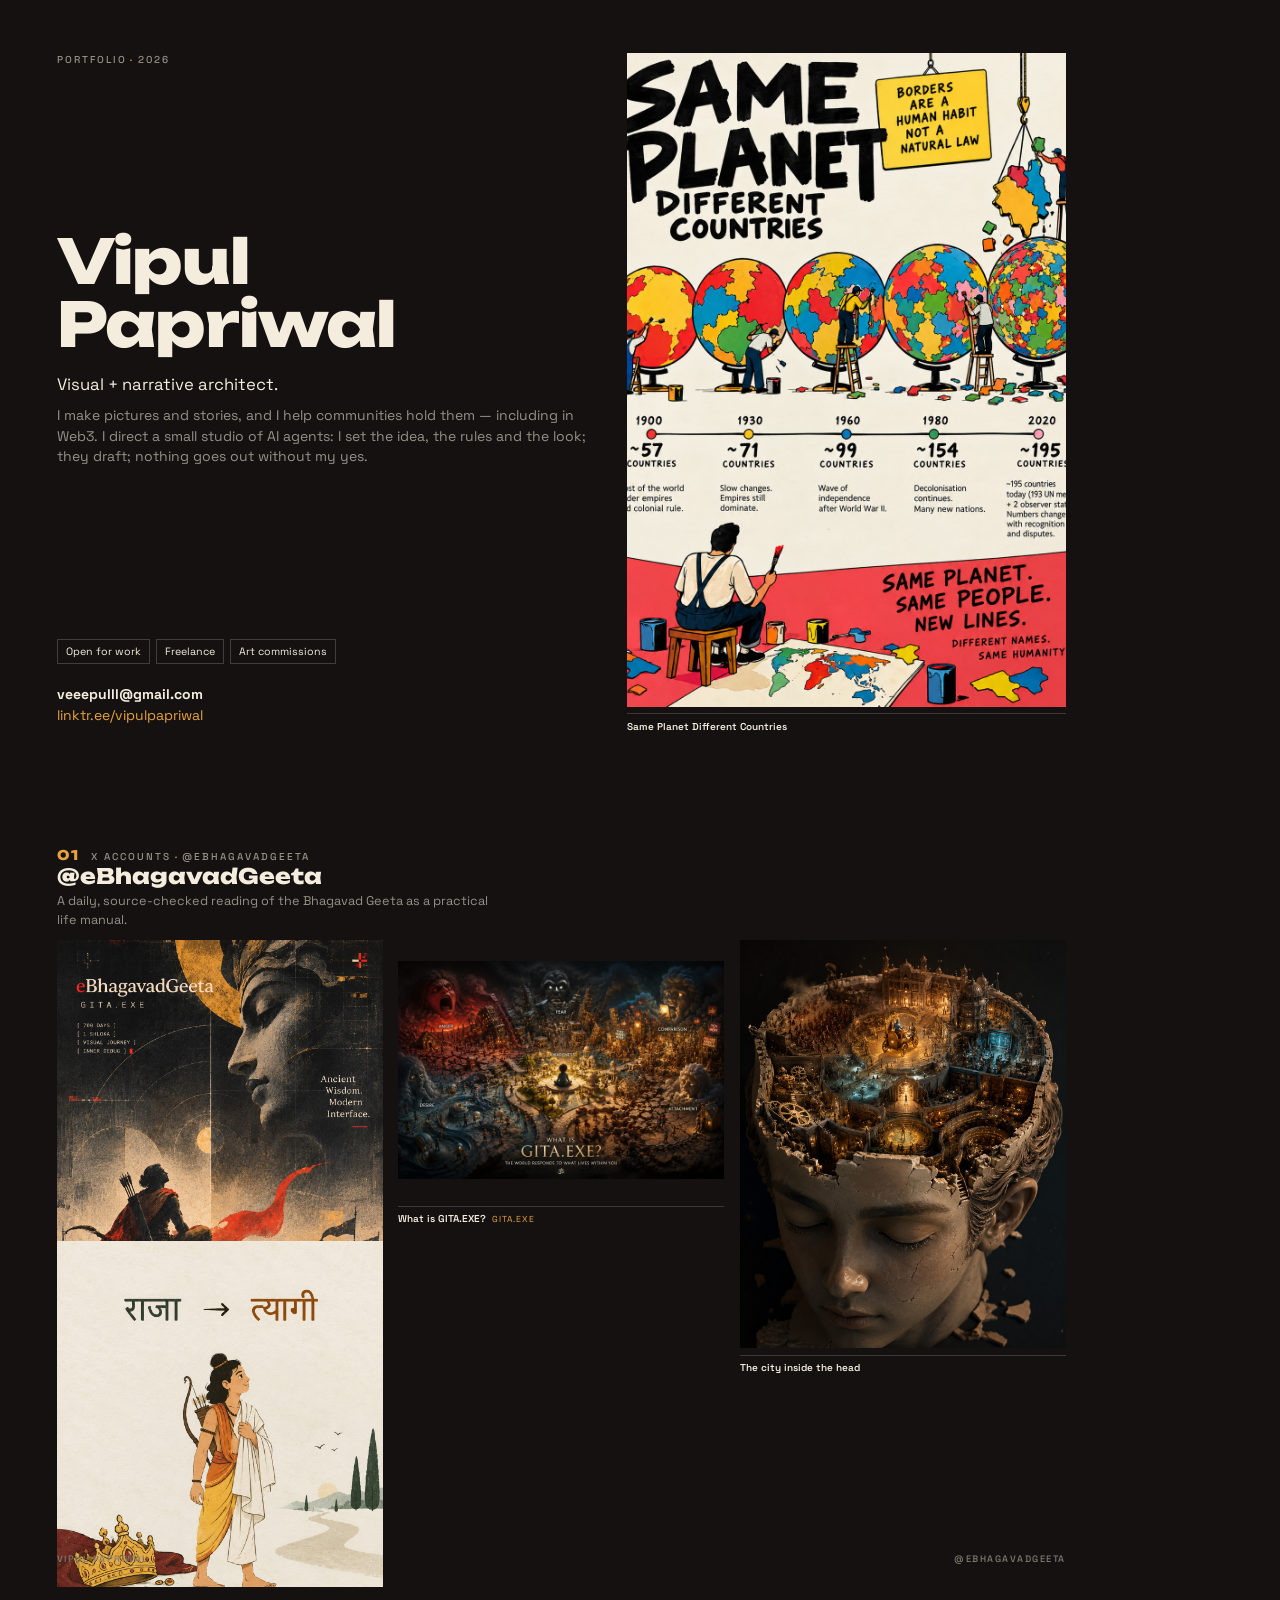
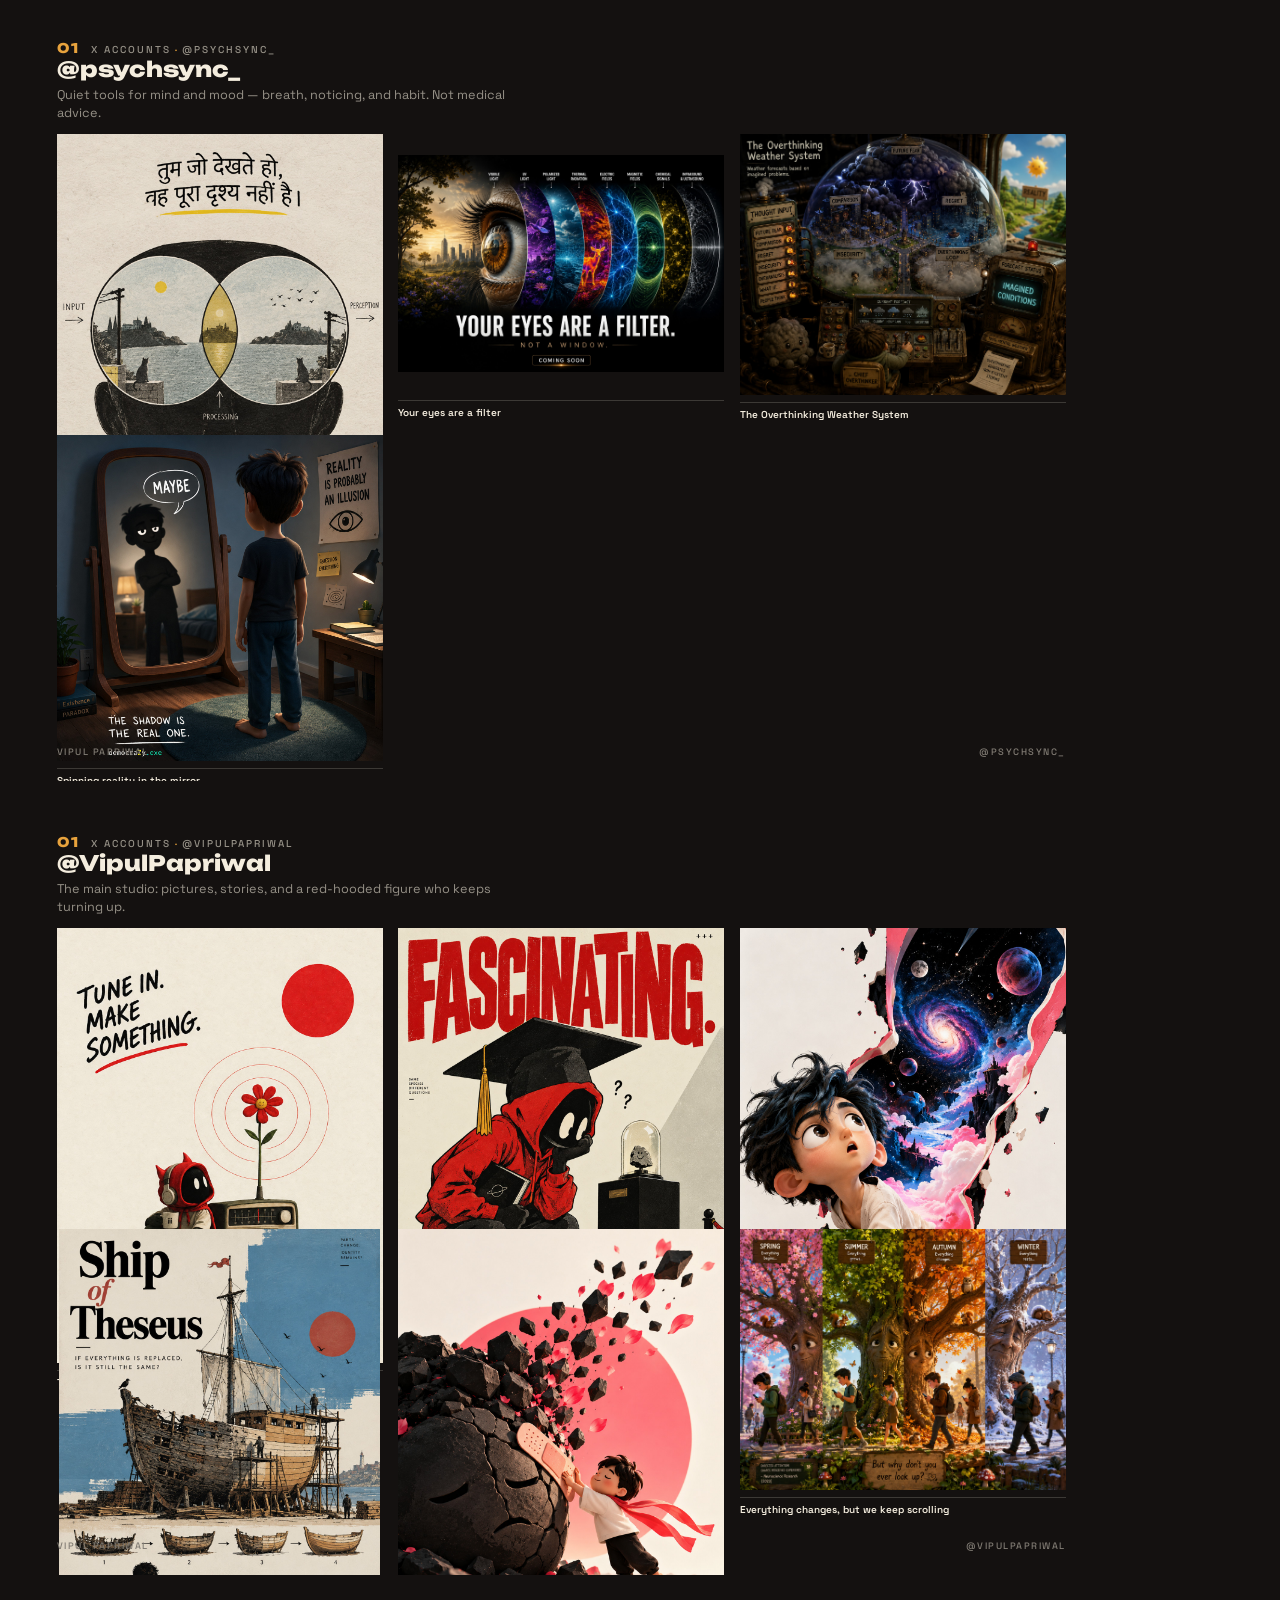
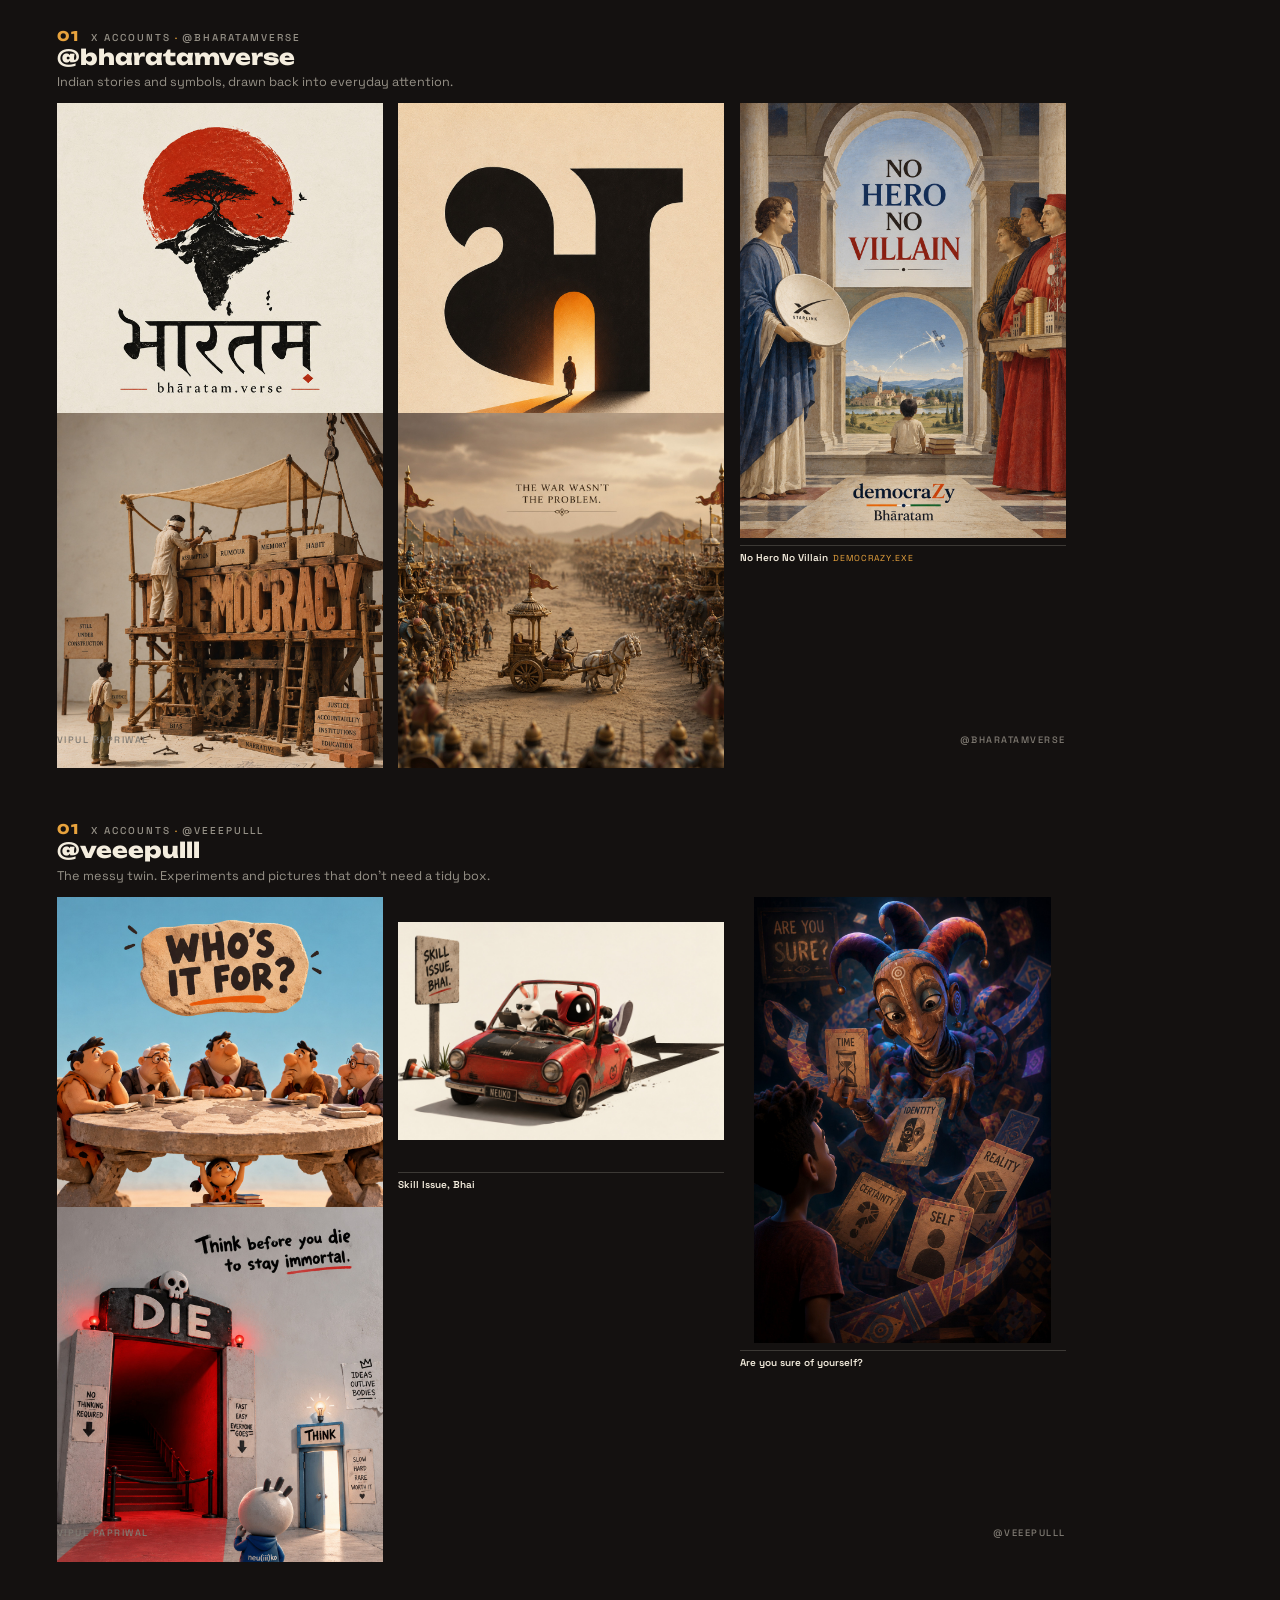
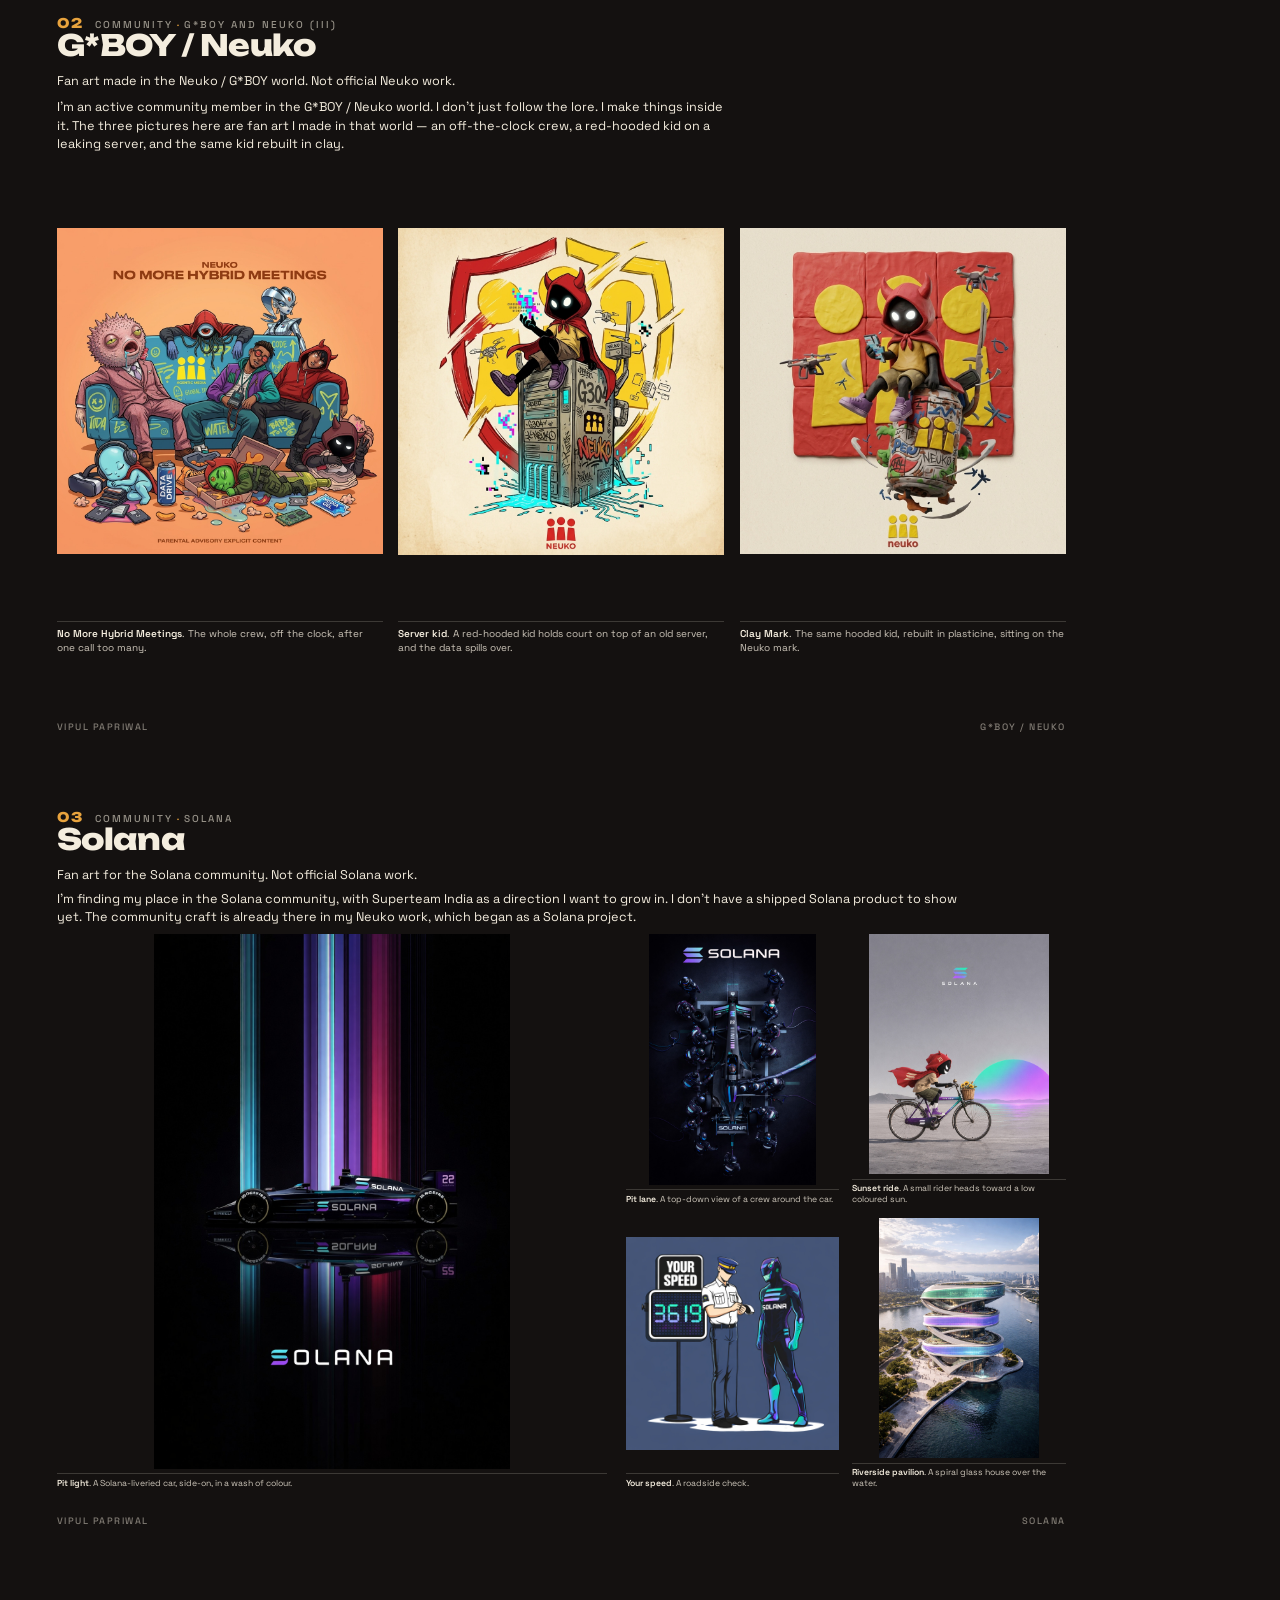
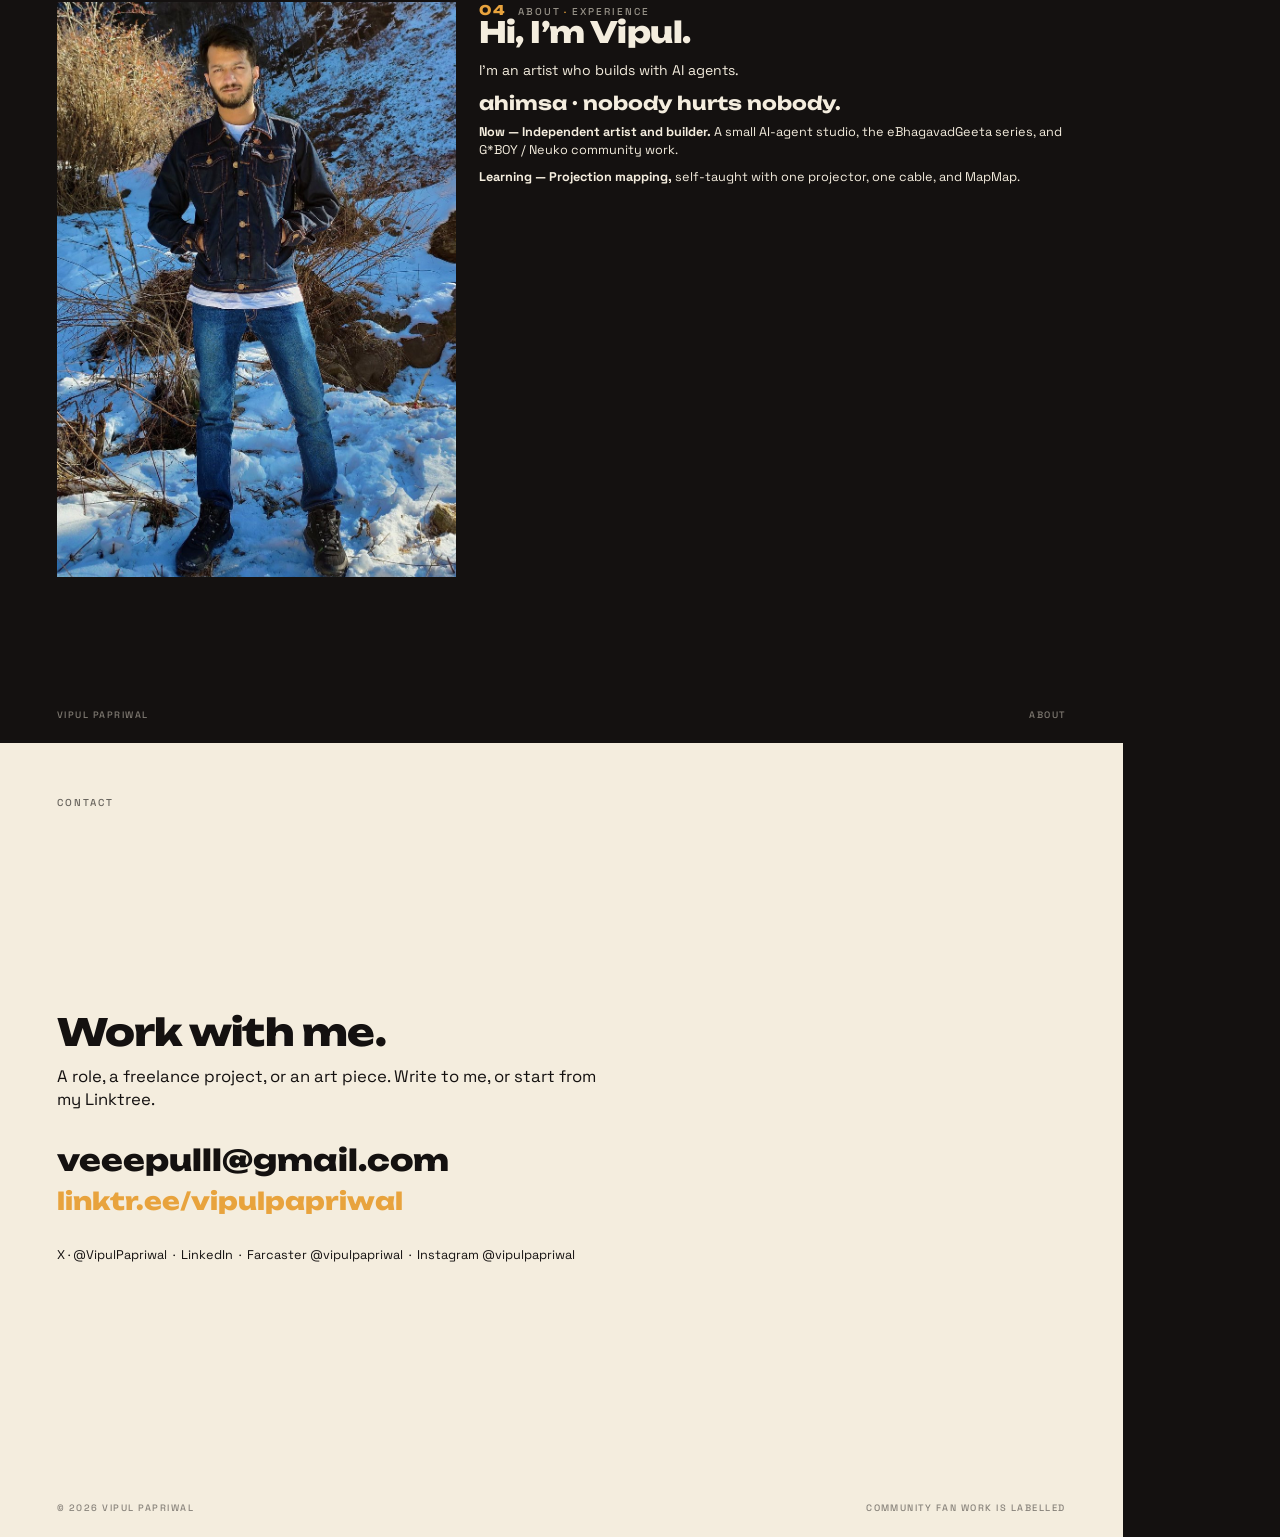
<file: print.html>
<!doctype html><html lang="en"><head><meta charset="utf-8"><title>Vipul Papriwal · Portfolio</title><style>
@font-face{font-family:"Unbounded";src:url("assets/fonts/Unbounded.ttf") format("truetype");font-weight:200 900}
@font-face{font-family:"Space Grotesk";src:url("assets/fonts/SpaceGrotesk.ttf") format("truetype");font-weight:300 700}
@font-face{font-family:"Tiro";src:url("assets/fonts/TiroDevanagariSanskrit-Regular.ttf") format("truetype")}
@font-face{font-family:"Tiro";src:url("assets/fonts/TiroDevanagariSanskrit-Italic.ttf") format("truetype");font-style:italic}
@page{size:A4 landscape;margin:0}
*{box-sizing:border-box}
html,body{margin:0;-webkit-print-color-adjust:exact;print-color-adjust:exact}
body{font:400 10.5pt/1.45 "Space Grotesk",sans-serif;color:#F4EDDE;background:#141110}
.pg{width:297mm;height:210mm;padding:14mm 15mm 16mm;background:#141110;color:#F4EDDE;position:relative;overflow:hidden;page-break-after:always;display:flex;flex-direction:column}
.pg:last-child{page-break-after:auto}
.pg.inv{background:#F4EDDE;color:#141110}
.pg.inv .lb,.pg.inv .cap,.pg.inv .mu{color:color-mix(in srgb, #141110 62%, #F4EDDE)}
.pg.inv .cap{border-color:color-mix(in srgb, #141110 22%, #F4EDDE)}
h1,h2{font-family:"Unbounded",sans-serif;font-weight:800;margin:0;line-height:1.02;letter-spacing:-.02em}
h1{font-size:46pt}h2{font-size:22pt;margin:0 0 3mm}
.lb{font:500 7.5pt "Space Grotesk";letter-spacing:.2em;text-transform:uppercase;color:color-mix(in srgb, #F4EDDE 58%, #141110)}
.lb i{font-style:normal;color:#E8A33D;padding:0 .35em}
.n{font:800 10pt Unbounded,sans-serif;color:#E8A33D;margin-right:3mm}
.cap{font-size:7.5pt;color:color-mix(in srgb, #F4EDDE 82%, #141110);border-top:1px solid color-mix(in srgb, #F4EDDE 18%, #141110);padding-top:1.4mm;margin-top:1.8mm;line-height:1.35}
.cap b{font-weight:600;color:#F4EDDE}
.mu{color:color-mix(in srgb, #F4EDDE 58%, #141110)}
.foot{position:absolute;bottom:6mm;left:15mm;right:15mm;display:flex;justify-content:space-between;font:500 7pt "Space Grotesk";letter-spacing:.16em;text-transform:uppercase;color:color-mix(in srgb, #F4EDDE 48%, #141110)}
.pg.inv .foot{color:color-mix(in srgb, #141110 48%, #F4EDDE)}
.row{display:flex;gap:6mm;flex:1;min-height:0;max-height:100%}
.col{display:flex;flex-direction:column;min-height:0}
.photo{width:100%;max-height:152mm;object-fit:cover}
.onefig{max-height:152mm;width:auto;max-width:100%;object-fit:contain}
.grid figure img{max-height:118mm;object-fit:contain;width:100%;height:auto}
.grid.g1{grid-template-columns:minmax(0, 150mm)}
img,video{display:block;max-width:100%;height:auto}
.fit{width:100%;height:100%;object-fit:cover}
p{margin:0 0 2.2mm}
a{color:#E8A33D;text-decoration:none}
.chip{display:inline-block;border:1px solid color-mix(in srgb, #F4EDDE 20%, #141110);padding:1mm 2.2mm;margin:0 1.4mm 1.4mm 0;font-size:8pt}
.grid{display:grid;gap:4mm;flex:1;min-height:0}
.grid.g2{grid-template-columns:1fr 1fr}
.grid.g3{grid-template-columns:1fr 1fr 1fr}
figure{margin:0;display:flex;flex-direction:column;min-height:0}
figure img{width:100%;height:auto;max-height:100%;object-fit:contain;flex:1}
.solrow{flex:1;min-height:0;display:flex;gap:5mm;margin-top:2mm;align-items:stretch}
.solrow > .leadc{flex:1.25;min-width:0;min-height:0;display:flex}
.solrow > .leadc figure{flex:1}
.solrow > .rest{flex:1;min-width:0;min-height:0;display:grid;grid-template-columns:1fr 1fr;grid-template-rows:1fr 1fr;gap:3.5mm}
.solrow figure{min-height:0;overflow:hidden}
.solrow figure img{flex:1 1 0;height:0;width:100%;max-height:none;object-fit:contain}
.solrow .cap{font-size:6.5pt;margin-top:1.2mm;padding-top:1mm;line-height:1.25;flex:0 0 auto}
.leadp{font-size:12.5pt;max-width:150mm;margin-top:5mm;line-height:1.35}
.small{font-size:9.5pt}
.tag{color:#E8A33D;letter-spacing:.12em;text-transform:uppercase;font-size:6.5pt;margin-left:1.5mm}
</style></head><body>
<section class="pg">
  <div class="row">
    <div class="col" style="flex:1.25;justify-content:space-between">
      <div class="lb">Portfolio<i>·</i>2026</div>
      <div>
        <h1>Vipul<br>Papriwal</h1>
        <p class="leadp">Visual + narrative architect.</p>
        <p class="mu" style="max-width:140mm">I make pictures and stories, and I help communities hold them — including in Web3. I direct a small studio of AI agents: I set the idea, the rules and the look; they draft; nothing goes out without my yes.</p>
      </div>
      <div>
        <span class="chip">Open for work</span><span class="chip">Freelance</span><span class="chip">Art commissions</span>
        <p style="margin-top:4mm"><b>veeepulll@gmail.com</b><br><span style="color:#E8A33D">linktr.ee/vipulpapriwal</span></p>
      </div>
    </div>
    <div class="col" style="flex:1">
      <img class="fit" src="assets/art/01.jpg" alt="A timeline of five painted globes from 1900 to 2020, gaining more country-coloured patches as the decades pass. Below, a figure sits on a stool and paints a world map. A sign reads: Borders are a human habit, not a natural law. The line at the bottom: Same planet. Same people. New lines.">
      <div class="cap"><b>Same Planet Different Countries</b></div>
    </div>
  </div>
</section>
<section class="pg"><div class="lb"><span class="n">01</span>X accounts<i>·</i>@eBhagavadGeeta</div><div class="col" style="flex:1"><div style="font:800 16pt Unbounded,sans-serif">@eBhagavadGeeta</div><p class="small mu" style="max-width:120mm;margin:1mm 0 3mm">A daily, source-checked reading of the Bhagavad Geeta as a practical life manual.</p><div class="grid g3"><figure><img src="assets/art/13.jpg" alt="An eBhagavadGeeta teaser for GITA.EXE: a seated archer in a red cloak looks up at a monumental stone profile. Lines on the poster: 700 days, 1 shloka, visual journey, inner debug, and Ancient Wisdom. Modern Interface."><div class="cap"><b>GITA.EXE · 700 days</b><span class="tag">GITA.EXE</span></div></figure><figure><img src="assets/art/15.jpg" alt="A wide city of inner life: Anger, Desire, Fear, Comparison and Attachment press in from the edges, while a small figure sits in Awareness at the centre. Title: What is GITA.EXE? Subtitle: The world responds to what lives within you."><div class="cap"><b>What is GITA.EXE?</b><span class="tag">GITA.EXE</span></div></figure><figure><img src="assets/art/12.jpg" alt="A classical human head opened in cross-section to reveal a miniature city held quietly inside thought."><div class="cap"><b>The city inside the head</b></div></figure><figure><img src="assets/art/24.jpg" alt="A standing figure walks away from a fallen crown, under the Hindi line राजा → त्यागी. Signed विपुलम्."><div class="cap"><b>From King to Renouncer</b> · विपुलम्</div></figure></div></div><div class="foot"><span>Vipul Papriwal</span><span>@eBhagavadGeeta</span></div></section>
<section class="pg"><div class="lb"><span class="n">01</span>X accounts<i>·</i>@psychsync_</div><div class="col" style="flex:1"><div style="font:800 16pt Unbounded,sans-serif">@psychsync_</div><p class="small mu" style="max-width:120mm;margin:1mm 0 3mm">Quiet tools for mind and mood — breath, noticing, and habit. Not medical advice.</p><div class="grid g3"><figure><img src="assets/art/07.jpg" alt="A head drawn as a study in perception. Two circular eyes show almost the same seashore, labelled Input and Perception, with Processing in the overlap. The Hindi line: you are not seeing the whole scene. Signed पापरीवालः."><div class="cap"><b>तुम जो देखते हो, वह पूरा दृश्य नहीं है</b> · पापरीवालः</div></figure><figure><img src="assets/art/14.jpg" alt="A cinematic eye opening into bands of visible light, ultraviolet, polarised light, heat, electric and magnetic fields, chemical signals and infrasound. The line: Your eyes are a filter. Not a window."><div class="cap"><b>Your eyes are a filter</b></div></figure><figure><img src="assets/art/06.jpg" alt="A child labelled Chief Overthinker sits at a brass console, watching a glass globe of storms named Future Fear, Comparison, Regret, Insecurity and Overthinking Loop, while a sunny window marked Reality sits ignored to the side. Subtitle: Weather forecasts based on imagined problems."><div class="cap"><b>The Overthinking Weather System</b></div></figure><figure><img src="assets/art/19.jpg" alt="A boy in a bedroom looks into a tall mirror and meets a dark, wide-eyed shadow-self. Notes on the wall ask whether the shadow is the real one."><div class="cap"><b>Spinning reality in the mirror</b></div></figure></div></div><div class="foot"><span>Vipul Papriwal</span><span>@psychsync_</span></div></section>
<section class="pg"><div class="lb"><span class="n">01</span>X accounts<i>·</i>@VipulPapriwal</div><div class="col" style="flex:1"><div style="font:800 16pt Unbounded,sans-serif">@VipulPapriwal</div><p class="small mu" style="max-width:120mm;margin:1mm 0 3mm">The main studio: pictures, stories, and a red-hooded figure who keeps turning up.</p><div class="grid g3"><figure><img src="assets/art/10.jpg" alt="A red-hooded figure with headphones, a mug and an old radio, from which a smiling flower grows. The line: Tune in. Make something. Credit: @vipulpapriwal."><div class="cap"><b>Tune in. Make something.</b> · @vipulpapriwal</div></figure><figure><img src="assets/art/05.jpg" alt="A red-hooded graduate sits on the steps of a museum, looking at a glass case, under the word FASCINATING."><div class="cap"><b>Fascinating.</b></div></figure><figure><img src="assets/art/11.jpg" alt="A boy reaching toward, or shouting, a swirling galaxy. Signed विपुलम्."><div class="cap"><b>Galaxy at the stone face</b> · विपुलम्</div></figure><figure><img src="assets/art/09.jpg" alt="A poster on the Ship of Theseus: a wooden vessel rebuilt piece by piece on a shore, asking whether it is still the same. Signed पापरीवालः."><div class="cap"><b>Ship of Theseus</b> · पापरीवालः</div></figure><figure><img src="assets/art/18.jpg" alt="A small figure in a red cape stands before a black sphere that is breaking apart against a red sun. Signed पापरीवालः."><div class="cap"><b>The breaking sphere</b> · पापरीवालः</div></figure><figure><img src="assets/art/17.jpg" alt="A street of walking figures moves through a tree that turns from spring to autumn in one frame, phones in hand, under the line: Everything changes, but we keep scrolling."><div class="cap"><b>Everything changes, but we keep scrolling</b></div></figure></div></div><div class="foot"><span>Vipul Papriwal</span><span>@VipulPapriwal</span></div></section>
<section class="pg"><div class="lb"><span class="n">01</span>X accounts<i>·</i>@bharatamverse</div><div class="col" style="flex:1"><div style="font:800 16pt Unbounded,sans-serif">@bharatamverse</div><p class="small mu" style="max-width:120mm;margin:1mm 0 3mm">Indian stories and symbols, drawn back into everyday attention.</p><div class="grid g3"><figure><img src="assets/art/02.jpg" alt="A red sun rising behind a solitary tree, its roots forming the outline of India, with the wordmark भारतम् and bhāratam.verse underneath."><div class="cap"><b>bhāratam.verse</b></div></figure><figure><img src="assets/art/08.jpg" alt="A tall typographic poster: the Devanagari letter भ in heavy black, a small figure standing at its foot, and the word BHĀRATAM beneath."><div class="cap"><b>भ · BHĀRATAM</b></div></figure><figure><img src="assets/art/04.jpg" alt="A Renaissance-style gathering under a pale sky, painted for democraZy Bhāratam. Title: No Hero No Villain."><div class="cap"><b>No Hero No Villain</b><span class="tag">democraZy.exe</span></div></figure><figure><img src="assets/art/16.jpg" alt="A rickety wooden scaffold in a dusty street spells DEMOCRACY, with a small figure standing before it as if the word were still being built. From democraZy.exe."><div class="cap"><b>Democracy Under Construction</b><span class="tag">democraZy.exe</span></div></figure><figure><img src="assets/art/28.jpg" alt="A vast historical battlefield seen from a chariot, with the line: The war wasn’t the problem."><div class="cap"><b>The war wasn’t the problem</b></div></figure></div></div><div class="foot"><span>Vipul Papriwal</span><span>@bharatamverse</span></div></section>
<section class="pg"><div class="lb"><span class="n">01</span>X accounts<i>·</i>@veeepulll</div><div class="col" style="flex:1"><div style="font:800 16pt Unbounded,sans-serif">@veeepulll</div><p class="small mu" style="max-width:120mm;margin:1mm 0 3mm">The messy twin. Experiments and pictures that don’t need a tidy box.</p><div class="grid g3"><figure><img src="assets/art/03.jpg" alt="A stone-age council at a stone table, modelled as if to decide together, with the line Who’s it for? From the series democraZy.exe."><div class="cap"><b>Who’s it for?</b><span class="tag">democraZy.exe</span></div></figure><figure><img src="assets/art/25.jpg" alt="A tiny red car packed with a red-hooded driver and a crew of cats, under the line Skill Issue, Bhai."><div class="cap"><b>Skill Issue, Bhai</b></div></figure><figure><img src="assets/art/26.jpg" alt="A painted jester holds a spread of cards labelled with doubts and poses, under the question: Are you sure of yourself?"><div class="cap"><b>Are you sure of yourself?</b></div></figure><figure><img src="assets/art/27.jpg" alt="A small figure stands before a red neon gate that reads DIE, with the line: Think before you die to stay immortal."><div class="cap"><b>Think Before You Die</b></div></figure></div></div><div class="foot"><span>Vipul Papriwal</span><span>@veeepulll</span></div></section>

<section class="pg">
  <div class="lb"><span class="n">02</span>Community<i>·</i>G*BOY and Neuko (iii)</div>
  <h2>G*BOY / Neuko</h2>
  <p class="small" style="max-width:180mm;margin:0 0 2mm">Fan art made in the Neuko / G*BOY world. Not official Neuko work.</p>
  <p class="small" style="max-width:180mm;margin:0 0 4mm">I’m an active community member in the G*BOY / Neuko world. I don’t just follow the lore. I make things inside it. The three pictures here are fan art I made in that world — an off-the-clock crew, a red-hooded kid on a leaking server, and the same kid rebuilt in clay.</p>
  <div class="grid g3"><figure><img src="assets/art/20.jpg" alt="Illustrated ensemble of cartoon characters slumped on a graffiti-covered teal couch against an orange background: a pufferfish in a pink suit, a hooded one-eyed figure, a chrome android, a sleeping alien in headphones and others, surrounded by pizza boxes, snacks and floppy disks. Title text reads “Neuko — No More Hybrid Meetings”."><div class="cap"><b>No More Hybrid Meetings</b>. The whole crew, off the clock, after one call too many.</div></figure><figure><img src="assets/art/21.jpg" alt="Ink-and-wash illustration of a small red-hooded figure with glowing eyes and devil horns sitting on a graffiti-tagged grey server, with pixel glitches, drones and dripping cyan circuitry, in front of a red and yellow Neuko emblem."><div class="cap"><b>Server kid</b>. A red-hooded kid holds court on top of an old server, and the data spills over.</div></figure><figure><img src="assets/art/22.jpg" alt="Clay-style 3D render of a red-hooded figure with glowing eyes holding a phone, seated on a doodled cylinder in front of a red and yellow tiled Neuko logo, with toy drones and dragonflies around it."><div class="cap"><b>Clay Mark</b>. The same hooded kid, rebuilt in plasticine, sitting on the Neuko mark.</div></figure></div>
  <div class="foot"><span>Vipul Papriwal</span><span>G*BOY / Neuko</span></div>
</section>

<section class="pg">
  <div class="lb"><span class="n">03</span>Community<i>·</i>Solana</div>
  <h2>Solana</h2>
  <p class="small" style="max-width:240mm;margin:0 0 1.5mm">Fan art for the Solana community. Not official Solana work.</p>
  <p class="small" style="max-width:240mm;margin:0">I’m finding my place in the Solana community, with Superteam India as a direction I want to grow in. I don’t have a shipped Solana product to show yet. The community craft is already there in my Neuko work, which began as a Solana project.</p>
  <div class="solrow"><div class="leadc"><figure><img src="assets/art/29.jpg" alt="Side view of a Formula-style race car in teal, violet and black livery numbered 22, set against vertical teal, violet and pink light streaks and reflected on a glossy black floor, with the Solana wordmark below."><div class="cap"><b>Pit light</b>. A Solana-liveried car, side-on, in a wash of colour.</div></figure></div><div class="rest"><figure><img src="assets/art/30.jpg" alt="Overhead view of a dark race car numbered 22, Solana on the rear wing, surrounded by a pit crew in dark suits."><div class="cap"><b>Pit lane</b>. A top-down view of a crew around the car.</div></figure><figure><img src="assets/art/31.jpg" alt="A small red-caped figure with a black-and-white face rides a bicycle with a basket of sunflowers across a salt flat toward a rainbow-coloured sun, with a Solana mark in the sky."><div class="cap"><b>Sunset ride</b>. A small rider heads toward a low coloured sun.</div></figure><figure><img src="assets/art/32.jpg" alt="A cartoon traffic officer writes a ticket beside a speed board reading 3619, facing a visored figure in a Solana-marked suit."><div class="cap"><b>Your speed</b>. A roadside check.</div></figure><figure><img src="assets/art/33.jpg" alt="A terraced glass pavilion in cyan, purple and blue rises in a spiral over a river, with a city skyline beyond."><div class="cap"><b>Riverside pavilion</b>. A spiral glass house over the water.</div></figure></div></div>
  <div class="foot"><span>Vipul Papriwal</span><span>Solana</span></div>
</section>

<section class="pg">
  <div class="row">
    <div class="col" style="flex:.85">
      <img class="photo" src="assets/img/portrait.jpg" alt="Vipul Papriwal in a denim jacket, standing in snow on a mountain trail" style="object-position:50% 28%">
    </div>
    <div class="col" style="flex:1.25;justify-content:space-between">
      <div>
        <div class="lb"><span class="n">04</span>About<i>·</i>experience</div>
        <h2>Hi, I’m Vipul.</h2>
        <p>I’m an artist who builds with AI agents.</p>
        <p style="font:700 14pt Unbounded,sans-serif;margin:3mm 0 2mm">ahimsa · nobody hurts nobody.</p>
        <p class="small"><b>Now — Independent artist and builder.</b> A small AI-agent studio, the eBhagavadGeeta series, and G*BOY / Neuko community work.</p>
        <p class="small"><b>Learning — Projection mapping,</b> self-taught with one projector, one cable, and MapMap.</p>
      </div>
    </div>
  </div>
  <div class="foot"><span>Vipul Papriwal</span><span>About</span></div>
</section>

<section class="pg inv">
  <div class="lb">Contact</div>
  <div class="col" style="flex:1;justify-content:center">
    <h2 style="font-size:28pt;margin-bottom:4mm">Work with me.</h2>
    <p class="leadp" style="margin-top:0">A role, a freelance project, or an art piece. Write to me, or start from my Linktree.</p>
    <p style="font:800 22pt Unbounded,sans-serif;margin:6mm 0 2mm">veeepulll@gmail.com</p>
    <p style="font:800 18pt Unbounded,sans-serif;color:#E8A33D;margin:0 0 8mm">linktr.ee/vipulpapriwal</p>
    <p class="small">X · @VipulPapriwal &nbsp;·&nbsp; LinkedIn &nbsp;·&nbsp; Farcaster @vipulpapriwal &nbsp;·&nbsp; Instagram @vipulpapriwal</p>
  </div>
  <div class="foot"><span>© 2026 Vipul Papriwal</span><span>Community fan work is labelled</span></div>
</section></body></html>
</file>
<file: assets/style.css>
/* Vipul Papriwal · portfolio v2
   Three-colour system. Muted text and rules are ink mixed with the page. */

@font-face{font-family:"Unbounded";src:url("fonts/Unbounded.ttf") format("truetype");font-weight:200 900;font-display:swap}
@font-face{font-family:"Space Grotesk";src:url("fonts/SpaceGrotesk.ttf") format("truetype");font-weight:300 700;font-display:swap}
@font-face{font-family:"Tiro Devanagari Sanskrit";src:url("fonts/TiroDevanagariSanskrit-Regular.ttf") format("truetype");font-style:normal;font-display:swap}
@font-face{font-family:"Tiro Devanagari Sanskrit";src:url("fonts/TiroDevanagariSanskrit-Italic.ttf") format("truetype");font-style:italic;font-display:swap}

:root{
  --bg: #141110;
  --fg: #F4EDDE;
  --accent: #E8A33D;
  --inv-bg: #F4EDDE;
  --inv-fg: #141110;
  --muted: color-mix(in srgb, var(--fg) 58%, var(--bg));
  --line: color-mix(in srgb, var(--fg) 16%, var(--bg));
  --line-strong: color-mix(in srgb, var(--fg) 28%, var(--bg));
  --max: 1120px;
  --pad: clamp(20px, 5vw, 40px);
  --gap: clamp(16px, 3vw, 28px);
  --section: clamp(72px, 12vw, 140px);
}

*{box-sizing:border-box}
html{scroll-behavior:smooth}
body{
  margin:0;
  background:var(--bg);
  color:var(--fg);
  font:400 17px/1.6 "Space Grotesk",system-ui,sans-serif;
  -webkit-font-smoothing:antialiased;
  text-rendering:optimizeLegibility;
}
img,video{display:block;max-width:100%;height:auto}
a{color:var(--fg);text-underline-offset:3px}
a:hover{color:var(--accent)}
:focus-visible{outline:2px solid var(--accent);outline-offset:3px}

.skip{
  position:absolute;left:-999px;top:auto;width:1px;height:1px;overflow:hidden;
}
.skip:focus{left:var(--pad);top:8px;width:auto;height:auto;background:var(--bg);padding:8px 12px;z-index:40}

.wrap{width:min(var(--max), 100%);margin:0 auto;padding:0 var(--pad)}
.label{
  font:500 11px/1.4 "Space Grotesk",system-ui,sans-serif;
  letter-spacing:.22em;
  text-transform:uppercase;
  color:var(--muted);
  margin:0;
}
.label .dot{color:var(--accent);padding:0 .45em;letter-spacing:0}

h1,h2,h3{font-family:"Unbounded",sans-serif;font-weight:800;line-height:.98;margin:0;letter-spacing:-.02em}
h1{font-size:clamp(52px, 14vw, 104px)}
h2{font-size:clamp(30px, 6.4vw, 56px)}
h3{font-family:"Space Grotesk",system-ui,sans-serif;font-weight:600;font-size:1.15rem;letter-spacing:0;line-height:1.25}
.dev{font-family:"Tiro Devanagari Sanskrit",serif}
.hindi{font-family:"Tiro Devanagari Sanskrit",serif;font-size:1.05em;line-height:1.45}

/* nav */
nav.top{
  position:sticky;top:0;z-index:20;
  background:color-mix(in srgb, var(--bg) 88%, transparent);
  backdrop-filter:blur(10px);
  -webkit-backdrop-filter:blur(10px);
  border-bottom:1px solid var(--line);
}
nav.top .wrap{display:flex;align-items:center;justify-content:space-between;height:56px;gap:16px}
nav.top .name{font:700 13px/1 "Unbounded",sans-serif;color:var(--fg);text-decoration:none;white-space:nowrap;letter-spacing:-.01em}
section.s, .contact, .hero{scroll-margin-top:64px}
@media (max-width:719px){
  :root{ --pad: 24px; }
  nav.top .wrap{flex-wrap:wrap;height:auto;min-height:52px;padding:10px var(--pad) 8px}
  nav.top ul{flex:1 0 100%;padding-top:6px}
}
nav.top ul{display:flex;gap:.85rem;list-style:none;margin:0;padding:0;overflow-x:auto;scrollbar-width:none;-webkit-overflow-scrolling:touch}
nav.top ul::-webkit-scrollbar{display:none}
nav.top ul a{
  font:500 11px/1 "Space Grotesk",system-ui,sans-serif;
  letter-spacing:.12em;text-transform:uppercase;
  color:var(--fg);text-decoration:none;white-space:nowrap;
}
@media (min-width:720px){
  nav.top ul{gap:1.15rem}
  nav.top ul a{font-size:12px;letter-spacing:.14em}
}
nav.top ul a:hover{color:var(--accent)}

/* hero */
.hero{padding:clamp(40px, 8vw, 88px) 0 var(--section)}
.hero-grid{display:grid;gap:clamp(28px, 5vw, 64px);align-items:start}
.hero .role{font-size:clamp(20px, 2.6vw, 26px);margin:22px 0 12px;max-width:22ch;line-height:1.3;font-weight:500}
.hero .bio{color:var(--muted);max-width:42ch;margin:0 0 28px}
.hero-cta{display:flex;flex-wrap:wrap;gap:10px;margin:0 0 20px}
.btn{
  display:inline-flex;align-items:center;justify-content:center;
  padding:14px 18px;
  border:1.5px solid var(--fg);
  color:var(--fg);text-decoration:none;
  font:500 12.5px/1 "Space Grotesk",system-ui,sans-serif;
  letter-spacing:.12em;text-transform:uppercase;
  transition:background .2s,color .2s,border-color .2s;
  min-height:48px;
}
.btn.solid{background:var(--fg);color:var(--bg);border-color:var(--fg)}
.btn.solid:hover{background:var(--accent);border-color:var(--accent);color:var(--bg)}
.btn:hover{background:var(--accent);border-color:var(--accent);color:var(--bg)}
.chips{display:flex;flex-wrap:wrap;gap:8px;margin:0;padding:0;list-style:none}
.chips li{
  font:500 11px/1 "Space Grotesk",system-ui,sans-serif;
  letter-spacing:.14em;text-transform:uppercase;
  border:1px solid var(--line);padding:7px 10px;color:var(--muted);
}
.chips li::before{content:"";display:inline-block;width:6px;height:6px;border-radius:50%;background:var(--accent);margin-right:8px;vertical-align:2px}
.portrait{margin:0;overflow:hidden;aspect-ratio:4/5;background:var(--line)}
.portrait img{width:100%;height:100%;object-fit:cover;object-position:50% 28%}
.portrait-stack{display:grid;gap:16px}
.hero-art{margin:0}
.hero-art img{width:100%;height:auto;display:block;background:transparent}
.hero-art .cap{margin-top:10px}
.disclaimer{font-size:15px;color:color-mix(in srgb, var(--fg) 78%, var(--bg));max-width:46ch;margin:10px 0 0;line-height:1.45}
h2 + .disclaimer{margin-top:10px}
.disclaimer + .lede{margin-top:16px}

/* sections */
section.s{padding:var(--section) 0;border-top:1px solid var(--line)}
section.invert{background:var(--inv-bg);color:var(--inv-fg);border-top:0}
section.invert .label,section.invert .cap,section.invert .muted,section.invert .meta dt,section.invert .disclaimer,section.invert .hero .bio{color:color-mix(in srgb, var(--inv-fg) 62%, var(--inv-bg))}
section.invert .btn{border-color:var(--inv-fg);color:var(--inv-fg)}
section.invert .btn.solid{background:var(--inv-fg);color:var(--inv-bg);border-color:var(--inv-fg)}
section.invert .btn:hover,section.invert .btn.solid:hover{background:var(--accent);border-color:var(--accent);color:var(--inv-bg)}
section.invert a{color:var(--inv-fg)}
section.invert a:hover{color:var(--accent)}
section.invert a.lt, section.invert a.lt:hover{color:var(--accent)}
section.invert .line,section.invert .cap{border-color:color-mix(in srgb, var(--inv-fg) 20%, var(--inv-bg))}
section.invert .portrait,section.invert .tile{background:color-mix(in srgb, var(--inv-fg) 12%, var(--inv-bg))}

.s-head{display:flex;align-items:baseline;gap:14px;margin-bottom:10px}
.s-head .n{font:800 15px/1 "Unbounded",sans-serif;color:var(--accent)}
.lede{font-size:clamp(18px, 2.3vw, 22px);max-width:46ch;margin:14px 0 36px;line-height:1.45}
.muted{color:var(--muted)}
.note{font-size:14px;color:var(--muted);max-width:56ch;margin:28px 0 0}

.split{display:grid;gap:32px;margin:0 0 36px}
.meta{margin:0;display:grid;gap:14px;align-content:start}
.meta dt{font:500 11px/1.3 "Space Grotesk",system-ui,sans-serif;letter-spacing:.2em;text-transform:uppercase;color:var(--muted)}
.meta dd{margin:4px 0 0}
.story p{margin:0 0 10px;max-width:58ch}
.story h3{margin:22px 0 6px;font-size:11px;letter-spacing:.2em;text-transform:uppercase;font-weight:500}
.story h3:first-child{margin-top:0}

/* gallery */
.g{display:grid;gap:var(--gap)}
.g-2,.g-3,.g-fig{display:grid;gap:var(--gap)}
figure{margin:0}
figure img, figure video{
  width:100%;
  background:color-mix(in srgb, var(--fg) 6%, var(--bg));
}
/* Solana lead is a portrait poster; cap height, contain, no crop (keep wordmark). */
#solana figure.lead img{
  width:auto;
  max-width:100%;
  height:auto;
  max-height:min(86vh, 900px);
  margin-inline:auto;
  display:block;
  object-fit:contain;
  background:transparent;
}
figure video.reel{aspect-ratio:9/16;object-fit:cover;background:#111}
.cap{
  font-size:13.5px;color:color-mix(in srgb, var(--fg) 82%, var(--bg));
  border-top:1px solid var(--line);
  margin-top:10px;padding-top:8px;line-height:1.45;
}
.cap b{color:var(--fg);font-weight:600}
section.invert .cap b{color:var(--inv-fg)}
.tag{
  display:inline-block;
  font:500 10px/1 "Space Grotesk",system-ui,sans-serif;
  letter-spacing:.16em;text-transform:uppercase;
  color:var(--accent);
  margin-left:6px;
}

/* account cards */
.accounts{display:grid;gap:clamp(56px, 10vw, 104px)}
.account .handle{
  font:800 clamp(26px, 5vw, 40px)/1 "Unbounded",sans-serif;
  letter-spacing:-.02em;
  text-decoration:none;
  color:inherit;
  display:inline-block;
}
.account .handle:hover{color:var(--accent)}
.account .purpose{font-size:18px;max-width:36ch;margin:10px 0 28px;line-height:1.4}

/* about */
.timeline{list-style:none;margin:0;padding:0;display:grid;gap:22px}
.timeline li{display:grid;grid-template-columns:7.5rem 1fr;gap:12px;align-items:start}
.timeline .when{font:500 11px/1.4 "Space Grotesk",system-ui,sans-serif;letter-spacing:.16em;text-transform:uppercase;color:var(--muted);padding-top:4px}
.timeline b{display:block;margin-bottom:4px}
.timeline p{margin:0;color:var(--muted)}
.skills{display:flex;flex-wrap:wrap;gap:8px;margin:0;padding:0;list-style:none}
.skills li{
  font-size:13.5px;
  border:1px solid var(--line);
  padding:6px 10px;
}

/* contact */
.contact{padding:var(--section) 0 96px}
.contact h2{margin:8px 0 18px}
.contact .lead{max-width:36ch;margin:0 0 28px;font-size:20px;line-height:1.4}
.mail{
  display:block;
  font:800 clamp(26px, 6vw, 44px)/1.15 "Unbounded",sans-serif;
  letter-spacing:-.02em;
  text-decoration:none;
  margin:0 0 8px;
  word-break:break-word;
}
.lt{
  display:block;
  font:800 clamp(22px, 5.2vw, 36px)/1.15 "Unbounded",sans-serif;
  letter-spacing:-.02em;
  text-decoration:none;
  color:var(--accent);
  margin:0 0 28px;
  word-break:break-word;
}
.lt:hover{text-decoration:underline;text-underline-offset:6px}
.links{display:flex;flex-wrap:wrap;gap:8px 18px;list-style:none;margin:0;padding:0}
.links a{font:500 14px/1.4 "Space Grotesk",system-ui,sans-serif;letter-spacing:.08em;text-transform:uppercase;text-decoration:none;border-bottom:1px solid var(--line);padding-bottom:2px}
.links a:hover{border-color:var(--accent)}

footer{
  padding:24px 0 40px;
  border-top:1px solid var(--line);
  font-size:13px;color:var(--muted);
}
footer .wrap{display:flex;flex-wrap:wrap;justify-content:space-between;gap:8px 24px}

/* motion */
.fade{opacity:0;filter:none;transform:translateY(12px);transition:opacity .45s ease, transform .45s ease}
.fade.in{opacity:1;filter:none;transform:none}
.fade.in img,
.fade.in .cap,
.fade.in figcaption{opacity:1;filter:none}
@media (prefers-reduced-motion: reduce){
  html{scroll-behavior:auto}
  .fade,
  .fade.in,
  .fade img,
  .fade .cap,
  .fade figcaption{
    opacity:1 !important;
    filter:none !important;
    transform:none !important;
    transition:none !important;
  }
  .btn{transition:none}
}

/* breakpoints */
@media (min-width: 720px){
  .hero{padding-top:clamp(28px, 4vw, 56px);padding-bottom:20px}
  .hero-art img{max-height:min(58vh, 520px);width:auto;max-width:100%;margin-left:auto;object-fit:contain}
  .hero-grid{grid-template-columns:1.15fr .85fr}
  .split{grid-template-columns:2fr 5fr;gap:48px}
  .g-2{grid-template-columns:repeat(2,1fr)}
  .g-3{grid-template-columns:repeat(3,1fr)}
  .timeline li{grid-template-columns:8.5rem 1fr}
  .about-grid{display:grid;grid-template-columns:1fr 1.2fr;gap:48px;align-items:start}
  .exp-grid{display:grid;grid-template-columns:1.1fr .9fr;gap:48px;margin-top:48px}
}
@media (min-width: 720px) and (max-height: 820px){
  .hero{padding-top:20px;padding-bottom:0}
  .hero .role{margin:14px 0 8px}
  .hero .bio{margin:0 0 16px}
  .hero-cta{margin:0 0 12px}
  h1{font-size:clamp(42px, 6.5vw, 80px)}
  .hero-art img{max-height:min(50vh, 400px)}
}
@media (min-width: 960px){
  .g-fig.cols-3{grid-template-columns:repeat(3,1fr)}
  .g-fig.cols-2{grid-template-columns:repeat(2,1fr)}
}
</file>
